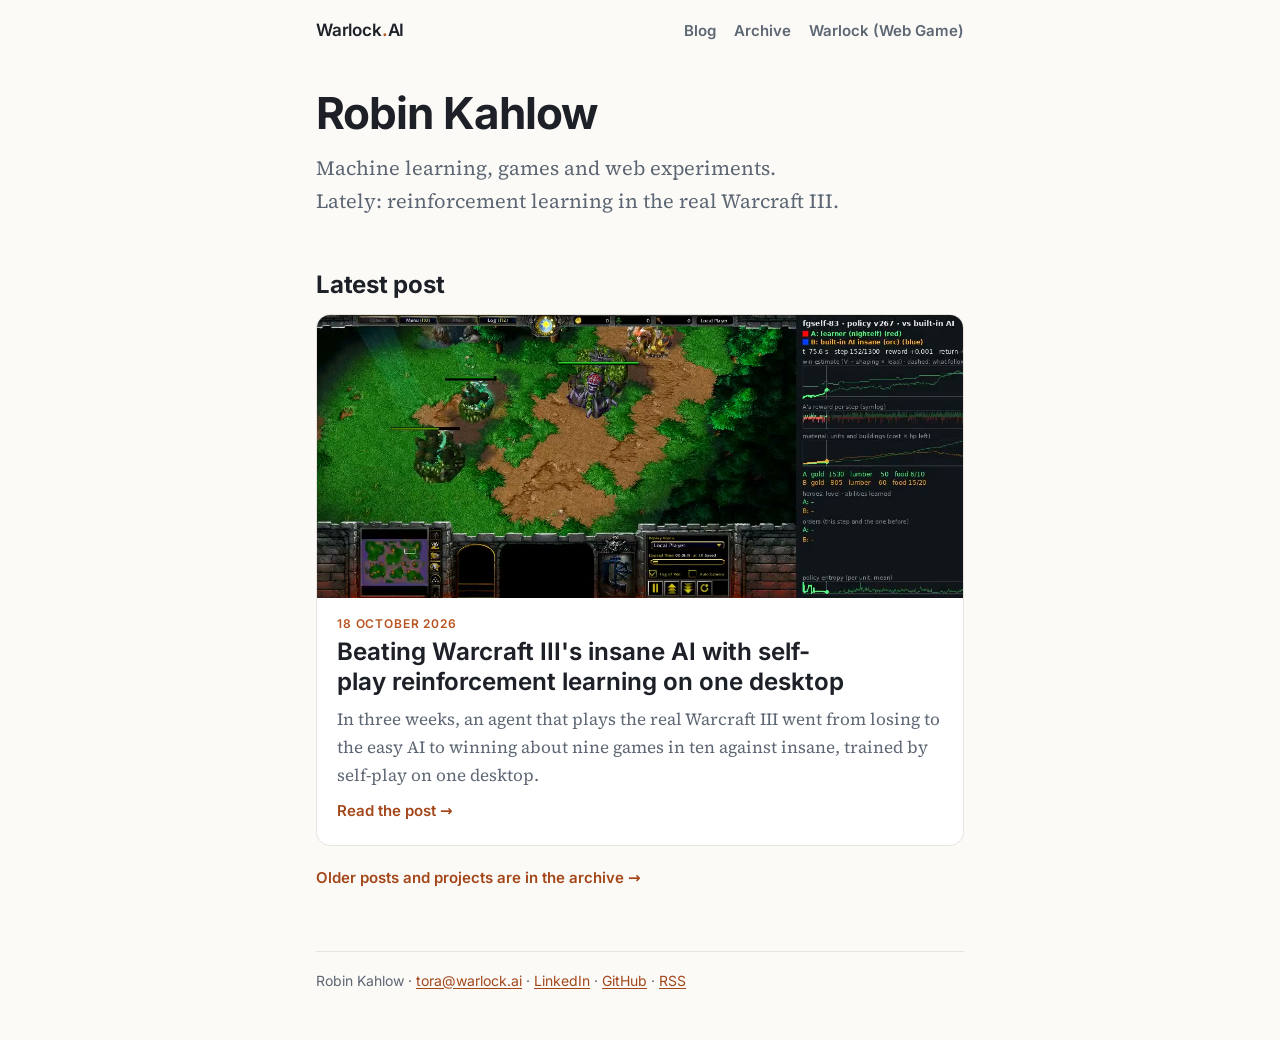
<file: index.html>
<!doctype html>
<html lang="en">
<head>
<meta charset="utf-8">
<meta name="viewport" content="width=device-width, initial-scale=1">
<title>Robin Kahlow · Warlock.AI</title>
<meta name="description" content="Robin Kahlow&#x27;s blog and projects: reinforcement learning in Warcraft III, machine learning tools and games.">
<meta name="author" content="Robin Kahlow">
<link rel="canonical" href="https://warlock.ai/">
<link rel="alternate" type="application/rss+xml" title="Warlock.AI" href="/feed.xml">
<link rel="preload" href="/assets/fonts/source-serif-4-latin-wght-normal.woff2" as="font" type="font/woff2" crossorigin>
<link rel="stylesheet" href="/assets/site.css">
</head>
<body>
<div class="wrap">
  <div class="site-nav">
    <a class="brand" href="/">Warlock<b>.</b>AI</a>
    <nav><a href="/">Blog</a><a href="/archive/">Archive</a><a href="https://play.warlock.ai">Warlock (Web Game)</a></nav>
  </div>
  <header>
    <h1>Robin Kahlow</h1>
    <p class="dek">Machine learning, games and web experiments. Lately: reinforcement learning in the real Warcraft III.</p>
  </header>

  <h2 id="posts">Latest post</h2>
  <a class="feature" href="/blog/warcraftsim-1/">
    <img src="/blog/warcraftsim-1/media/montage-poster.jpg" alt="The agent's army in a Warcraft III game, with its panel">
    <div class="body">
      <div class="date">18 October 2026</div>
      <h3>Beating Warcraft III&#x27;s insane AI with self-play reinforcement learning on one desktop</h3>
      <p>In three weeks, an agent that plays the real Warcraft III went from losing to the easy AI to winning about nine games in ten against insane, trained by self-play on one desktop.</p>
      <span class="more">Read the post →</span>
    </div>
  </a>

  <p class="more-link"><a href="/archive/">Older posts and projects are in the archive →</a></p>


  <footer>Robin Kahlow · <a href="mailto:tora@warlock.ai">tora@warlock.ai</a> · <a href="https://www.linkedin.com/in/robin-kahlow">LinkedIn</a> · <a href="https://github.com/RobinKa">GitHub</a> · <a href="/feed.xml">RSS</a></footer>
</div>
</body>
</html>
</file>
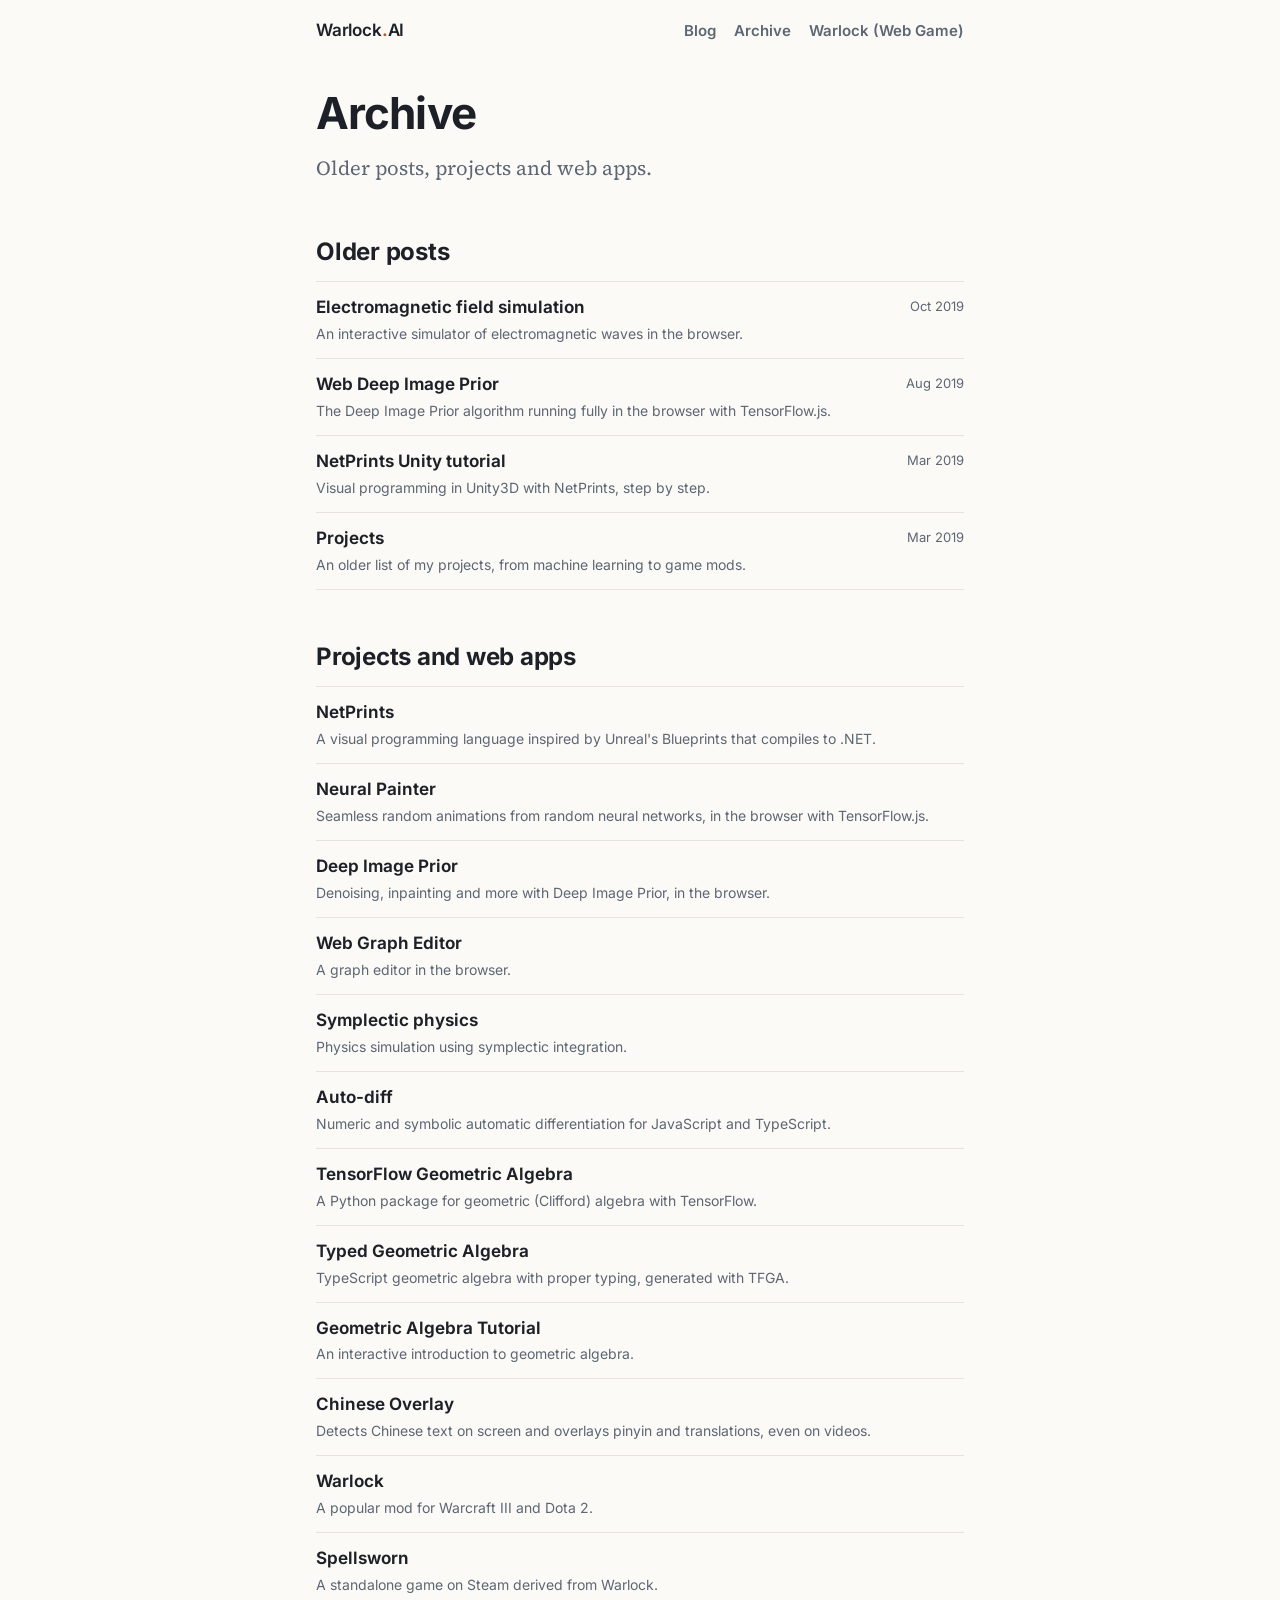
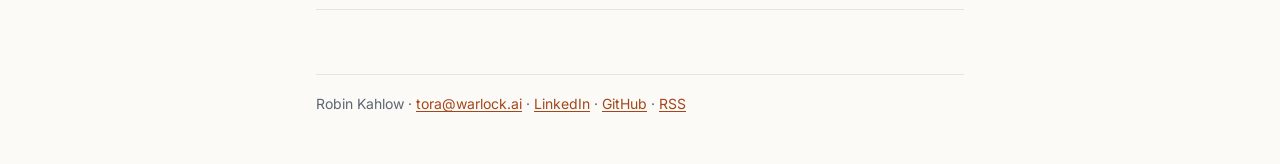
<file: archive/index.html>
<!doctype html>
<html lang="en">
<head>
<meta charset="utf-8">
<meta name="viewport" content="width=device-width, initial-scale=1">
<title>Archive · Warlock.AI</title>
<meta name="description" content="Robin Kahlow&#x27;s older posts, projects and web apps.">
<meta name="author" content="Robin Kahlow">
<link rel="canonical" href="https://warlock.ai/archive/">
<link rel="alternate" type="application/rss+xml" title="Warlock.AI" href="/feed.xml">
<link rel="preload" href="/assets/fonts/source-serif-4-latin-wght-normal.woff2" as="font" type="font/woff2" crossorigin>
<link rel="stylesheet" href="/assets/site.css">
</head>
<body>
<div class="wrap">
  <div class="site-nav">
    <a class="brand" href="/">Warlock<b>.</b>AI</a>
    <nav><a href="/">Blog</a><a href="/archive/">Archive</a><a href="https://play.warlock.ai">Warlock (Web Game)</a></nav>
  </div>
  <header>
    <h1>Archive</h1>
    <p class="dek">Older posts, projects and web apps.</p>
  </header>

  <h2>Older posts</h2>
  <ul class="list">
    <li><a class="t" href="https://cemsim.com">Electromagnetic field simulation</a><span class="y">Oct 2019</span><span class="d">An interactive simulator of electromagnetic waves in the browser.</span></li>
    <li><a class="t" href="/dip/">Web Deep Image Prior</a><span class="y">Aug 2019</span><span class="d">The Deep Image Prior algorithm running fully in the browser with TensorFlow.js.</span></li>
    <li><a class="t" href="/netprintsunity/">NetPrints Unity tutorial</a><span class="y">Mar 2019</span><span class="d">Visual programming in Unity3D with NetPrints, step by step.</span></li>
    <li><a class="t" href="/projects/">Projects</a><span class="y">Mar 2019</span><span class="d">An older list of my projects, from machine learning to game mods.</span></li>
  </ul>

  <h2>Projects and web apps</h2>
  <ul class="list">
    <li><a class="t" href="/netprints/">NetPrints</a><span class="y"></span><span class="d">A visual programming language inspired by Unreal&#x27;s Blueprints that compiles to .NET.</span></li>
    <li><a class="t" href="/painter/">Neural Painter</a><span class="y"></span><span class="d">Seamless random animations from random neural networks, in the browser with TensorFlow.js.</span></li>
    <li><a class="t" href="/deepimageprior/">Deep Image Prior</a><span class="y"></span><span class="d">Denoising, inpainting and more with Deep Image Prior, in the browser.</span></li>
    <li><a class="t" href="/graph/">Web Graph Editor</a><span class="y"></span><span class="d">A graph editor in the browser.</span></li>
    <li><a class="t" href="/symplectic/">Symplectic physics</a><span class="y"></span><span class="d">Physics simulation using symplectic integration.</span></li>
    <li><a class="t" href="/tadiff-frontend/">Auto-diff</a><span class="y"></span><span class="d">Numeric and symbolic automatic differentiation for JavaScript and TypeScript.</span></li>
    <li><a class="t" href="https://github.com/RobinKa/tfga">TensorFlow Geometric Algebra</a><span class="y"></span><span class="d">A Python package for geometric (Clifford) algebra with TensorFlow.</span></li>
    <li><a class="t" href="https://github.com/RobinKa/typed-ga">Typed Geometric Algebra</a><span class="y"></span><span class="d">TypeScript geometric algebra with proper typing, generated with TFGA.</span></li>
    <li><a class="t" href="https://geometricalgebratutorial.com">Geometric Algebra Tutorial</a><span class="y"></span><span class="d">An interactive introduction to geometric algebra.</span></li>
    <li><a class="t" href="https://github.com/RobinKa/Chinese-Overlay">Chinese Overlay</a><span class="y"></span><span class="d">Detects Chinese text on screen and overlays pinyin and translations, even on videos.</span></li>
    <li><a class="t" href="https://www.warlockbrawl.com/">Warlock</a><span class="y"></span><span class="d">A popular mod for Warcraft III and Dota 2.</span></li>
    <li><a class="t" href="https://www.spellsworn.com/">Spellsworn</a><span class="y"></span><span class="d">A standalone game on Steam derived from Warlock.</span></li>
  </ul>

  <footer>Robin Kahlow · <a href="mailto:tora@warlock.ai">tora@warlock.ai</a> · <a href="https://www.linkedin.com/in/robin-kahlow">LinkedIn</a> · <a href="https://github.com/RobinKa">GitHub</a> · <a href="/feed.xml">RSS</a></footer>
</div>
</body>
</html>
</file>
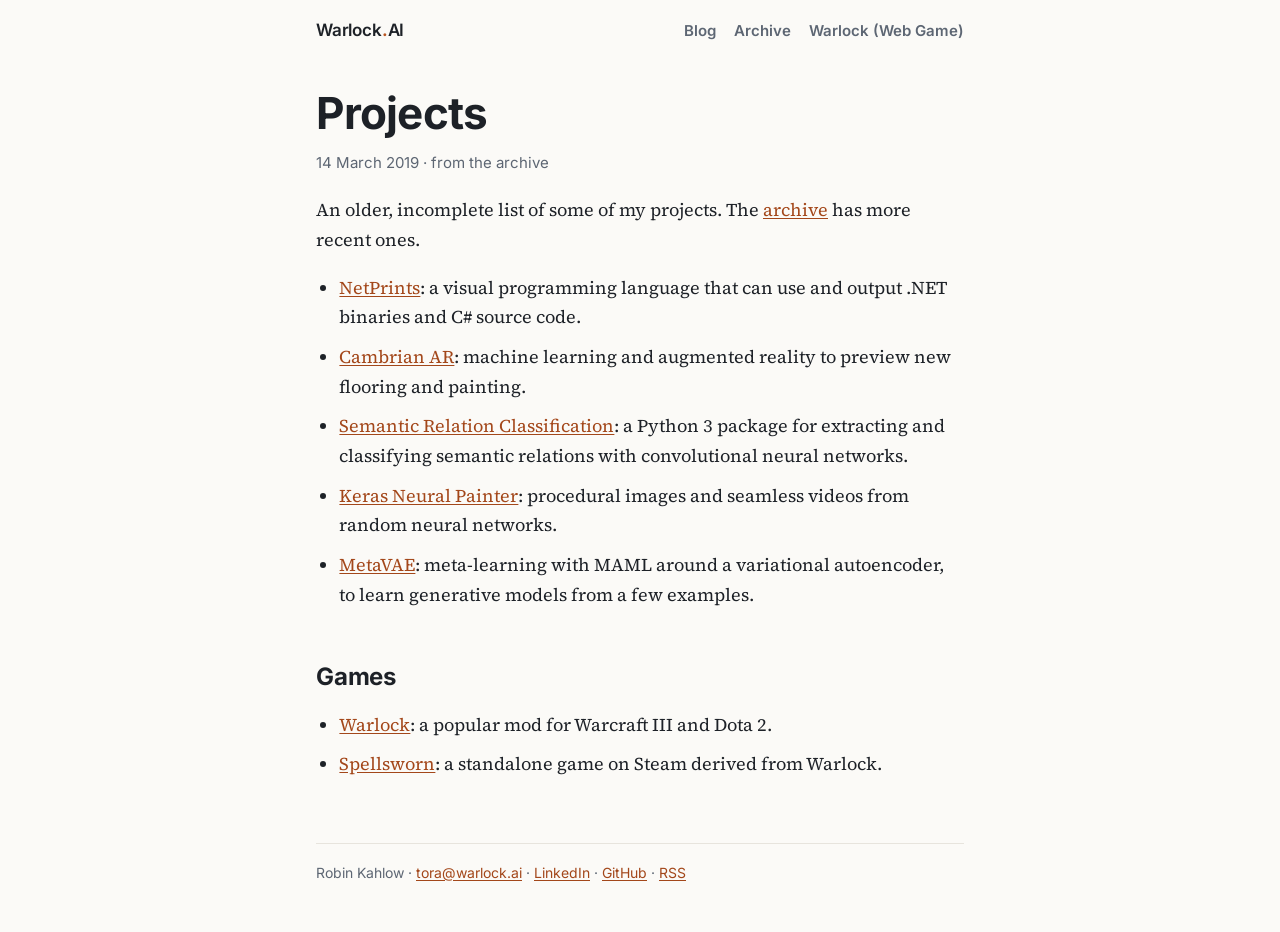
<file: projects/index.html>
<!doctype html>
<html lang="en">
<head>
<meta charset="utf-8">
<meta name="viewport" content="width=device-width, initial-scale=1">
<title>Projects · Warlock.AI</title>
<meta name="description" content="An older list of Robin Kahlow&#x27;s projects.">
<meta name="author" content="Robin Kahlow">
<link rel="canonical" href="https://warlock.ai/projects/">
<link rel="alternate" type="application/rss+xml" title="Warlock.AI" href="/feed.xml">
<link rel="preload" href="/assets/fonts/source-serif-4-latin-wght-normal.woff2" as="font" type="font/woff2" crossorigin>
<link rel="stylesheet" href="/assets/site.css">
</head>
<body>
<div class="wrap">
  <div class="site-nav">
    <a class="brand" href="/">Warlock<b>.</b>AI</a>
    <nav><a href="/">Blog</a><a href="/archive/">Archive</a><a href="https://play.warlock.ai">Warlock (Web Game)</a></nav>
  </div>
  <article class="post">
    <h1>Projects</h1>
    <p class="meta">14 March 2019 · from the archive</p>
    <p>An older, incomplete list of some of my projects. The <a href="/archive/">archive</a> has more recent ones.</p>
    <ul>
      <li><a href="/netprints/">NetPrints</a>: a visual programming language that can use and output .NET binaries and C# source code.</li>
      <li><a href="http://www.cambrian.io/">Cambrian AR</a>: machine learning and augmented reality to preview new flooring and painting.</li>
      <li><a href="https://github.com/RobinKa/SemanticRelationClassification">Semantic Relation Classification</a>: a Python 3 package for extracting and classifying semantic relations with convolutional neural networks.</li>
      <li><a href="https://github.com/RobinKa/kerasneuralpainter">Keras Neural Painter</a>: procedural images and seamless videos from random neural networks.</li>
      <li><a href="https://github.com/RobinKa/MetaVAE">MetaVAE</a>: meta-learning with MAML around a variational autoencoder, to learn generative models from a few examples.</li>
    </ul>
    <h2>Games</h2>
    <ul>
      <li><a href="https://www.warlockbrawl.com/">Warlock</a>: a popular mod for Warcraft III and Dota 2.</li>
      <li><a href="https://www.spellsworn.com/">Spellsworn</a>: a standalone game on Steam derived from Warlock.</li>
    </ul>
  </article>
  <footer>Robin Kahlow · <a href="mailto:tora@warlock.ai">tora@warlock.ai</a> · <a href="https://www.linkedin.com/in/robin-kahlow">LinkedIn</a> · <a href="https://github.com/RobinKa">GitHub</a> · <a href="/feed.xml">RSS</a></footer>
</div>
</body>
</html>
</file>
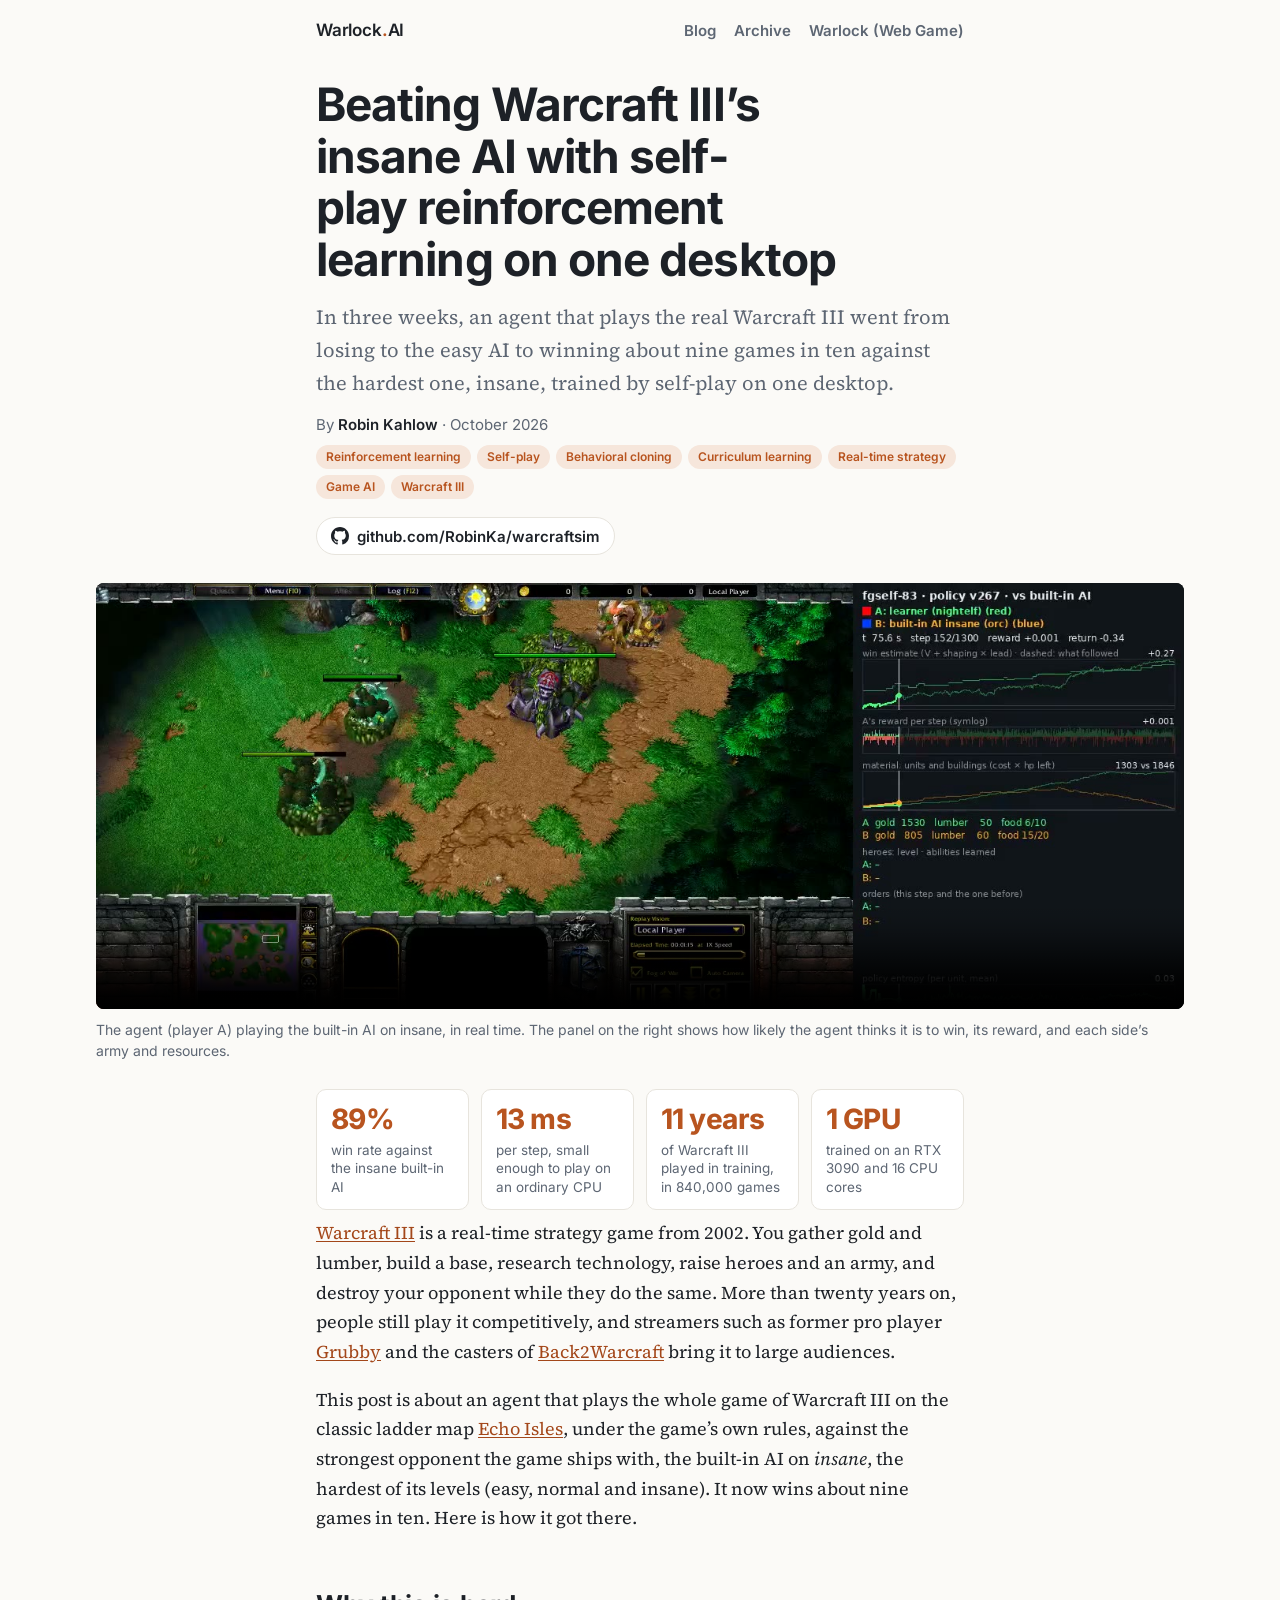
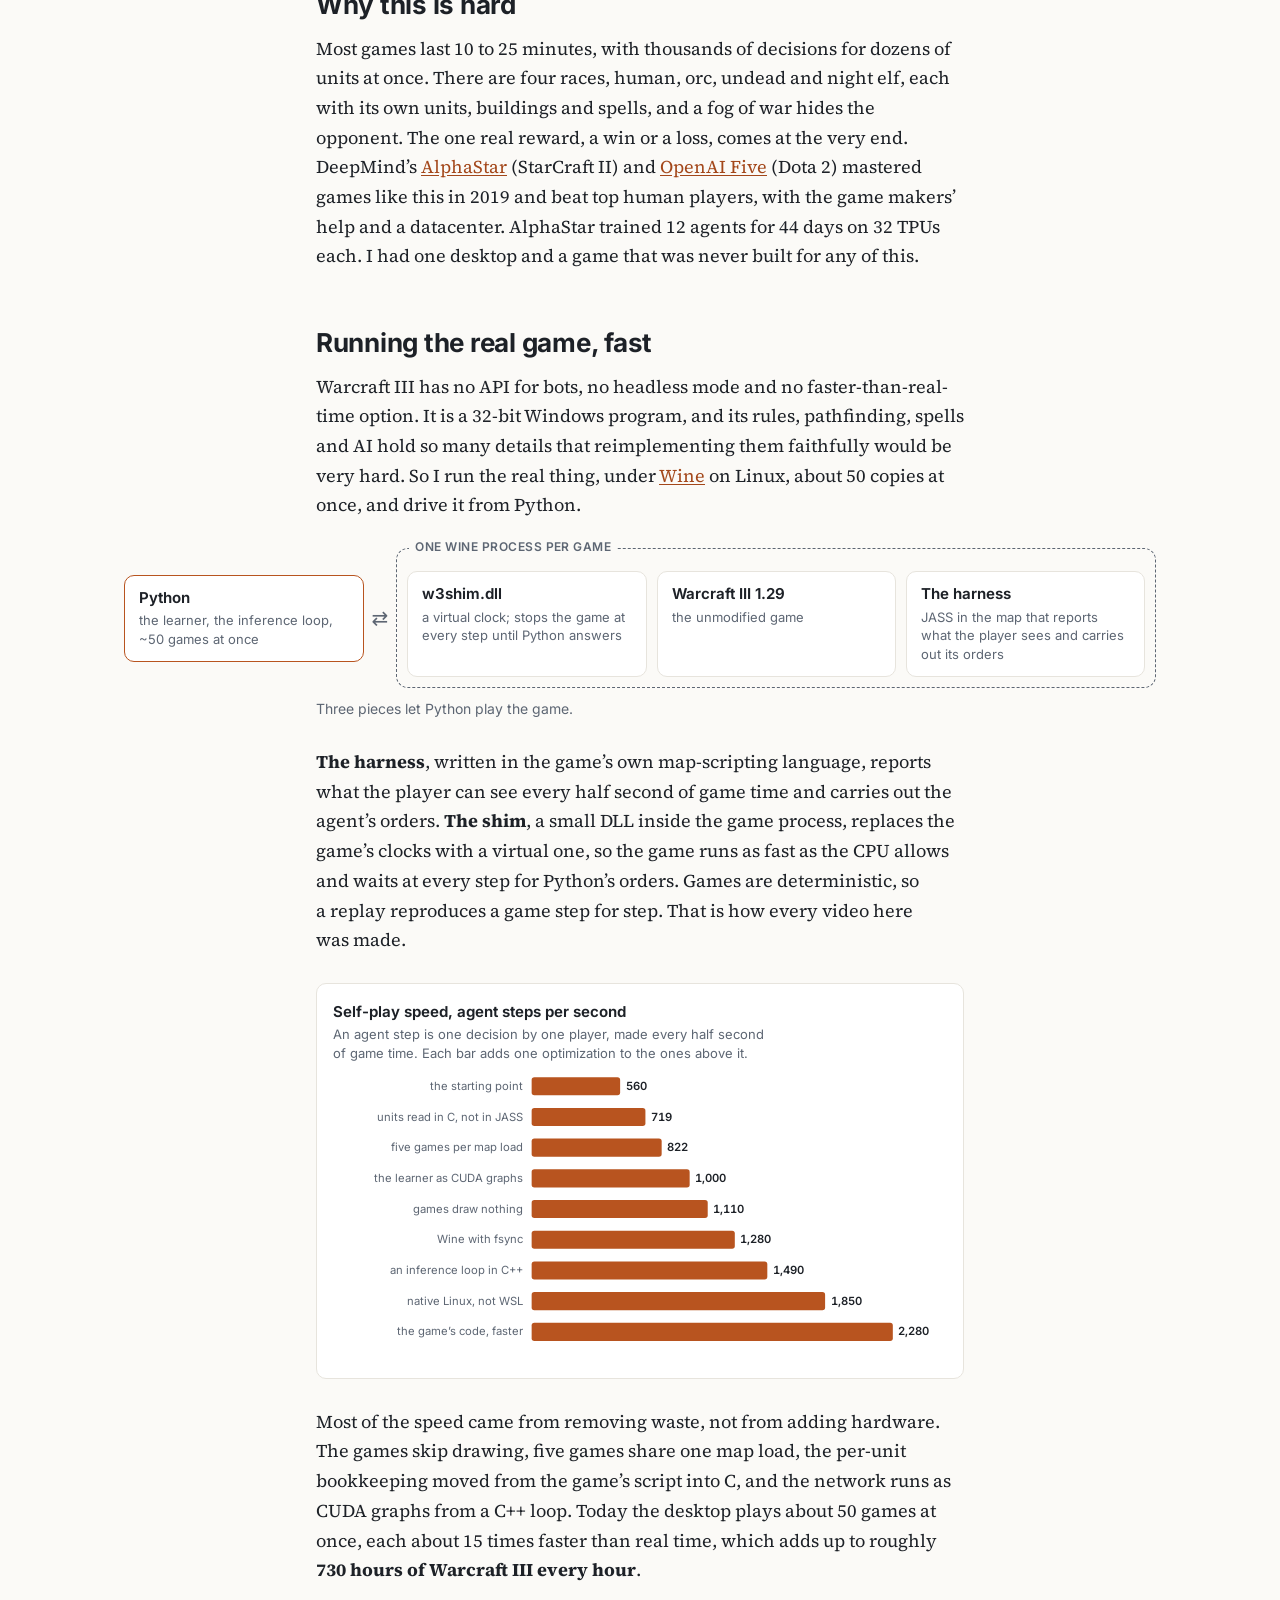
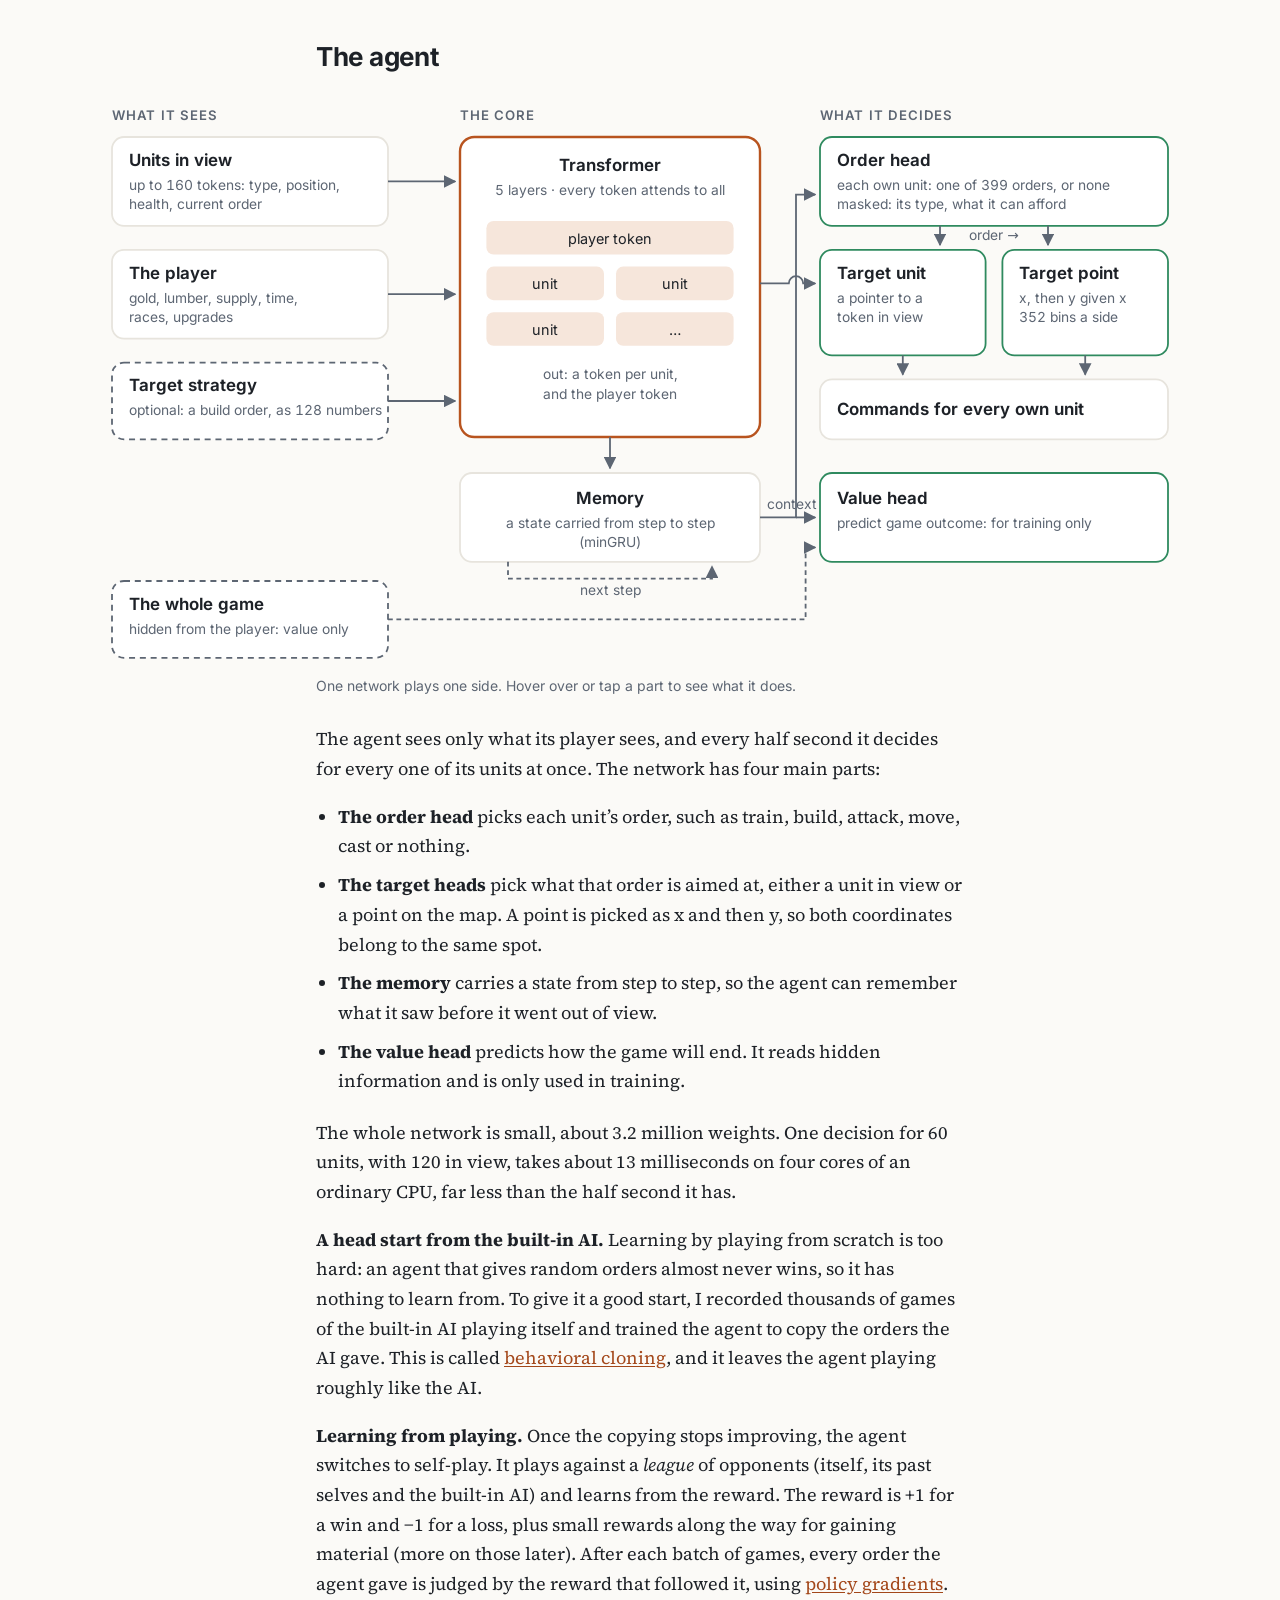
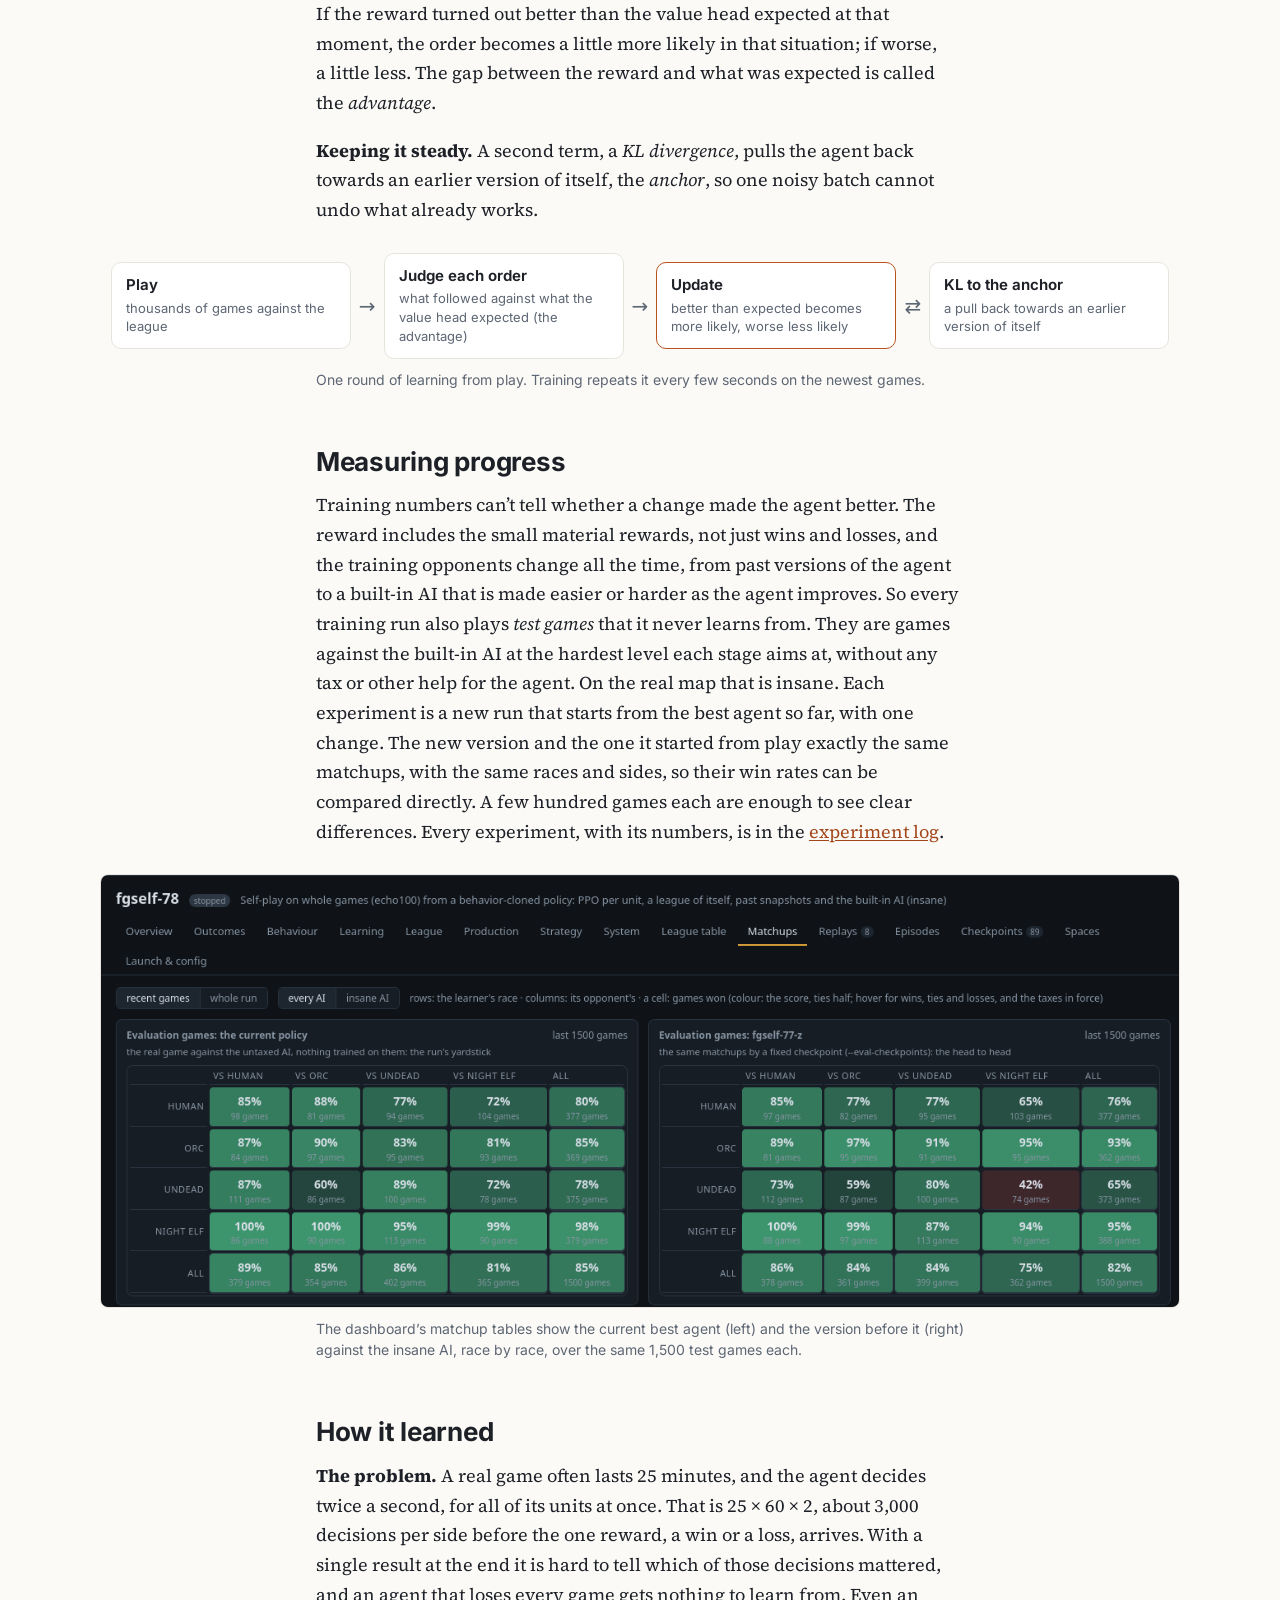
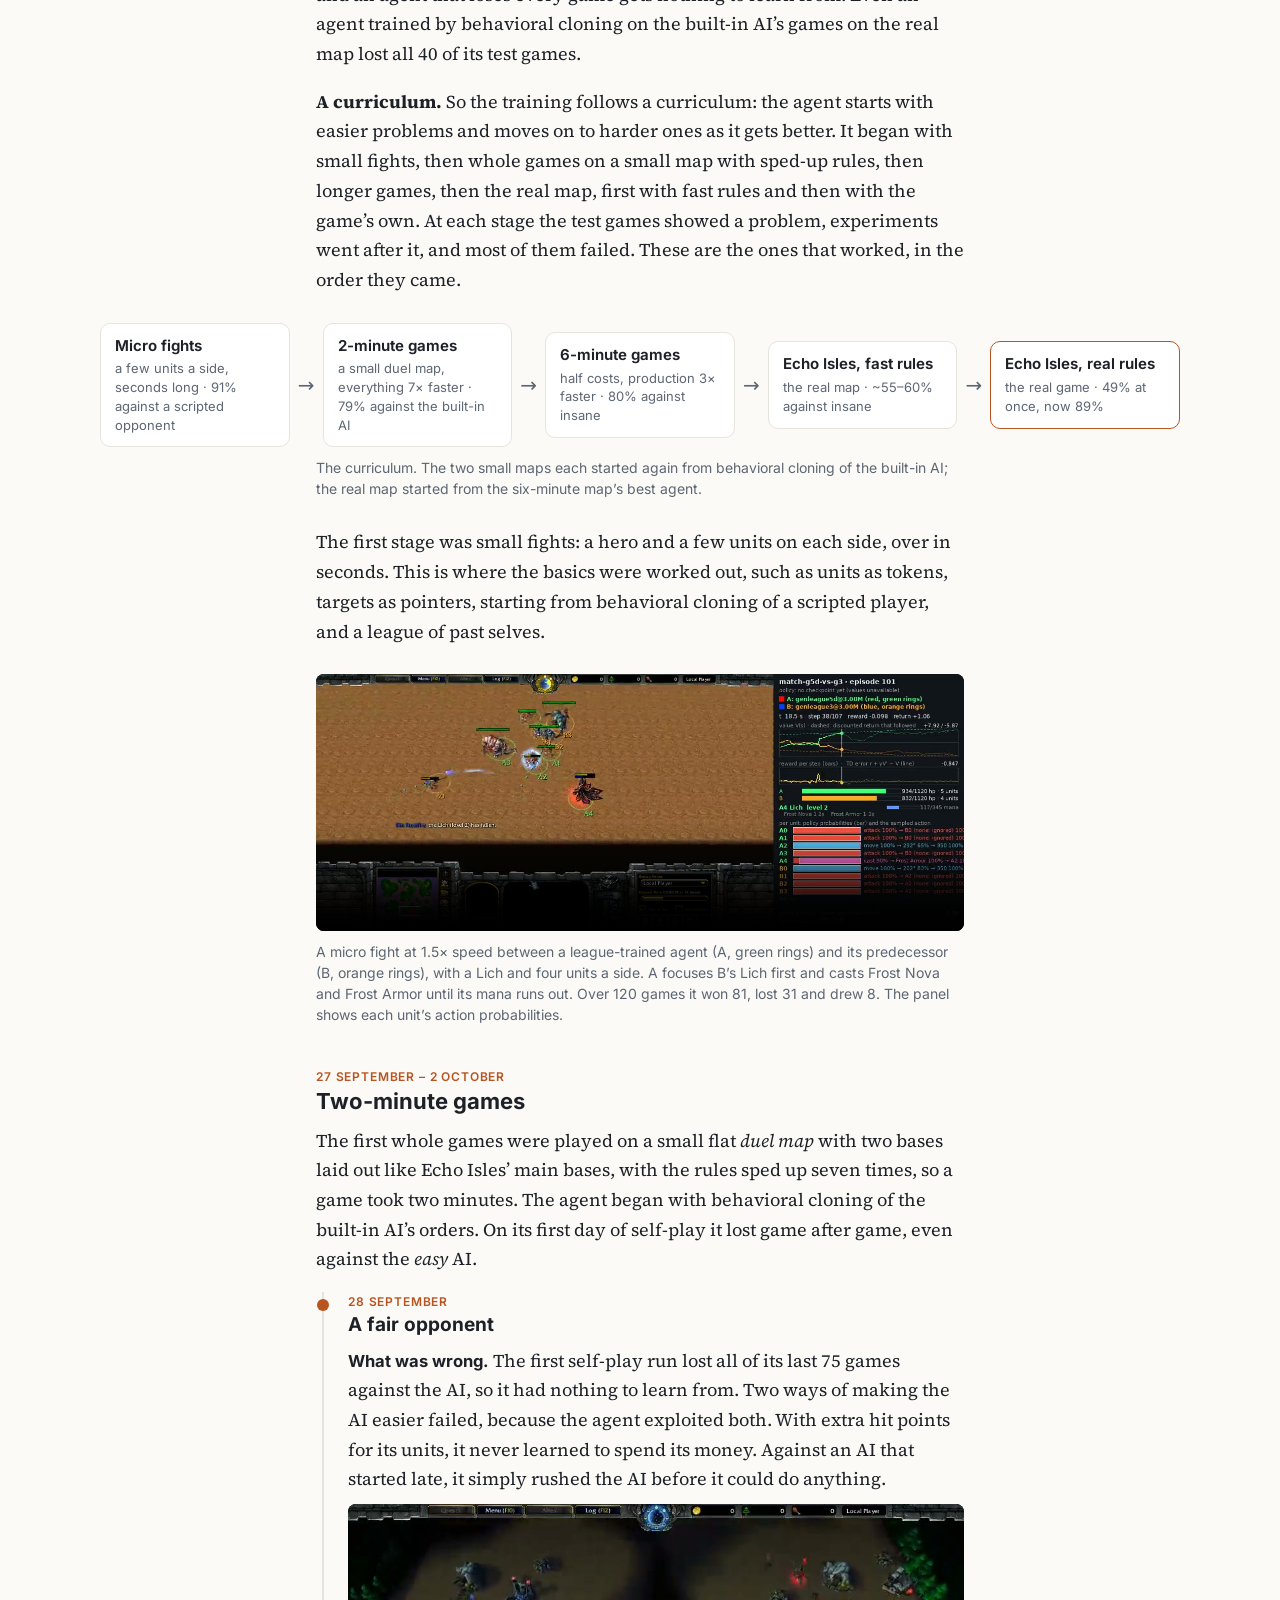
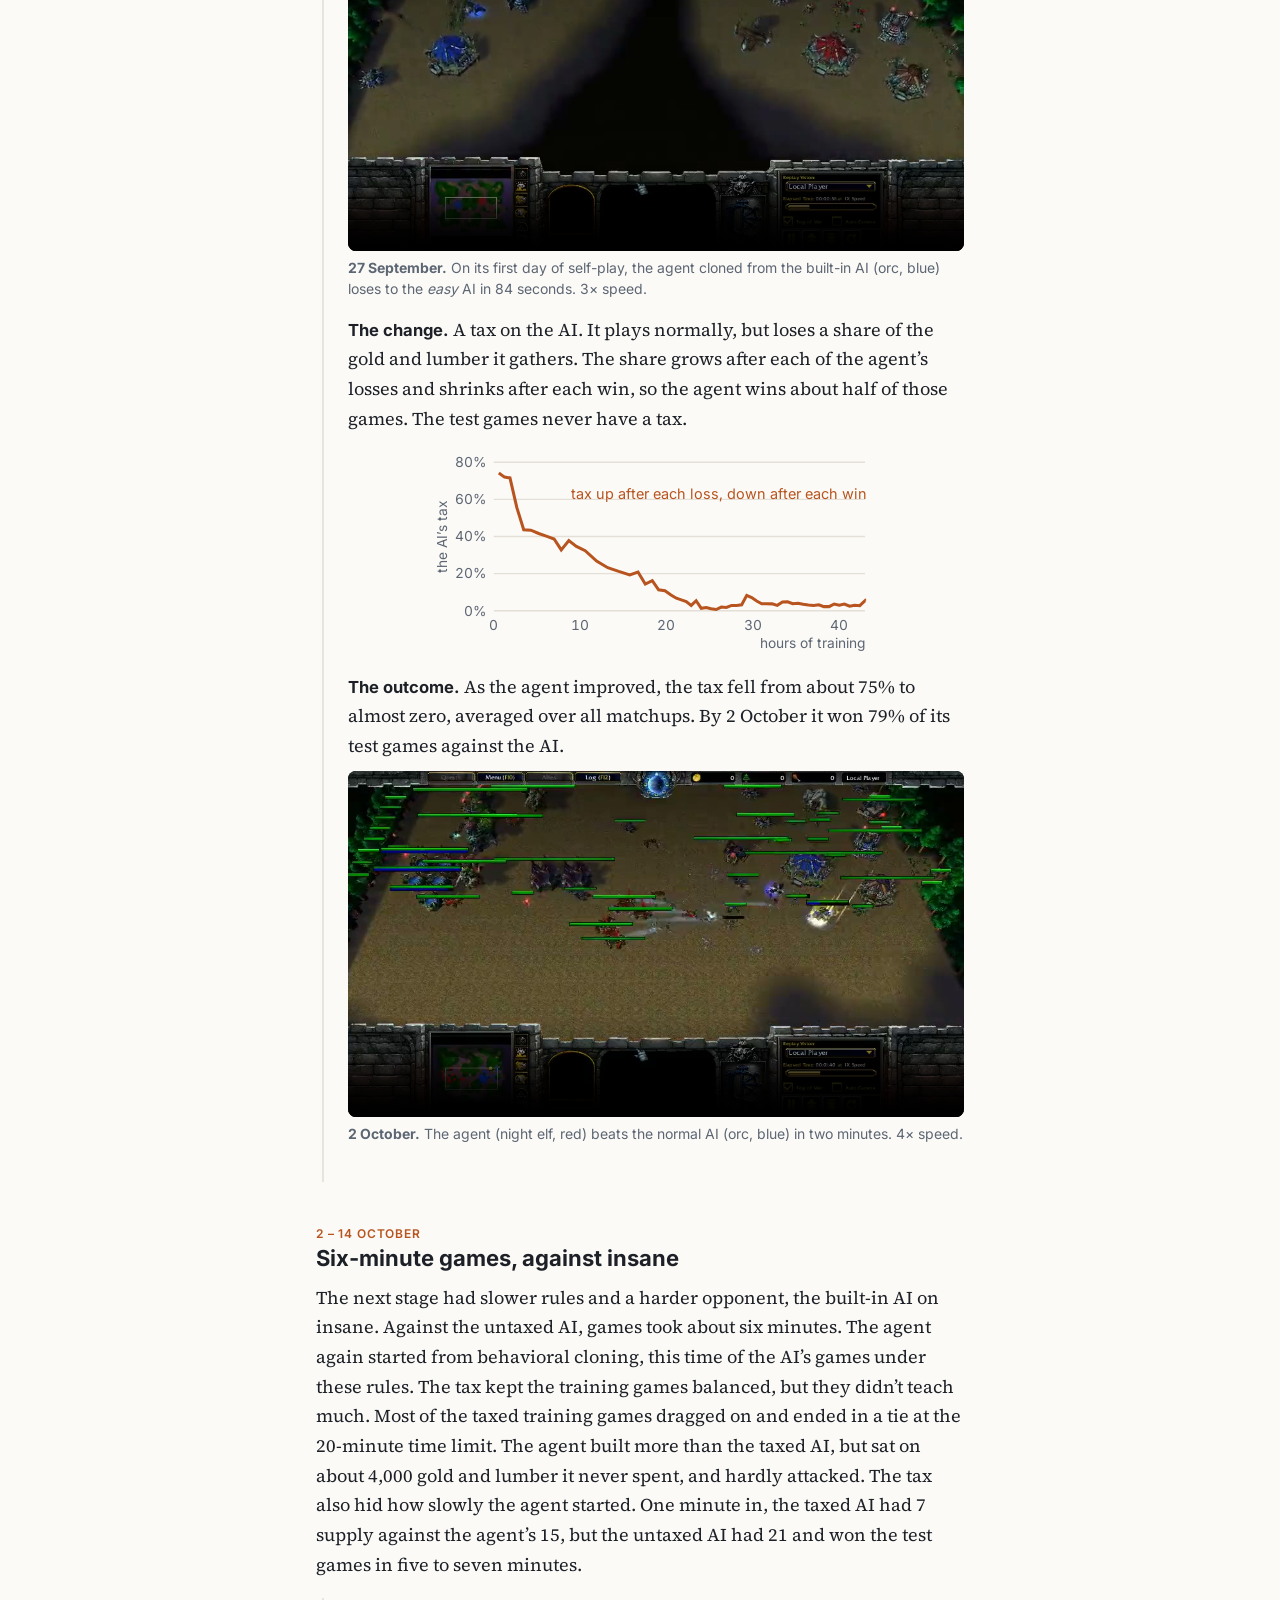
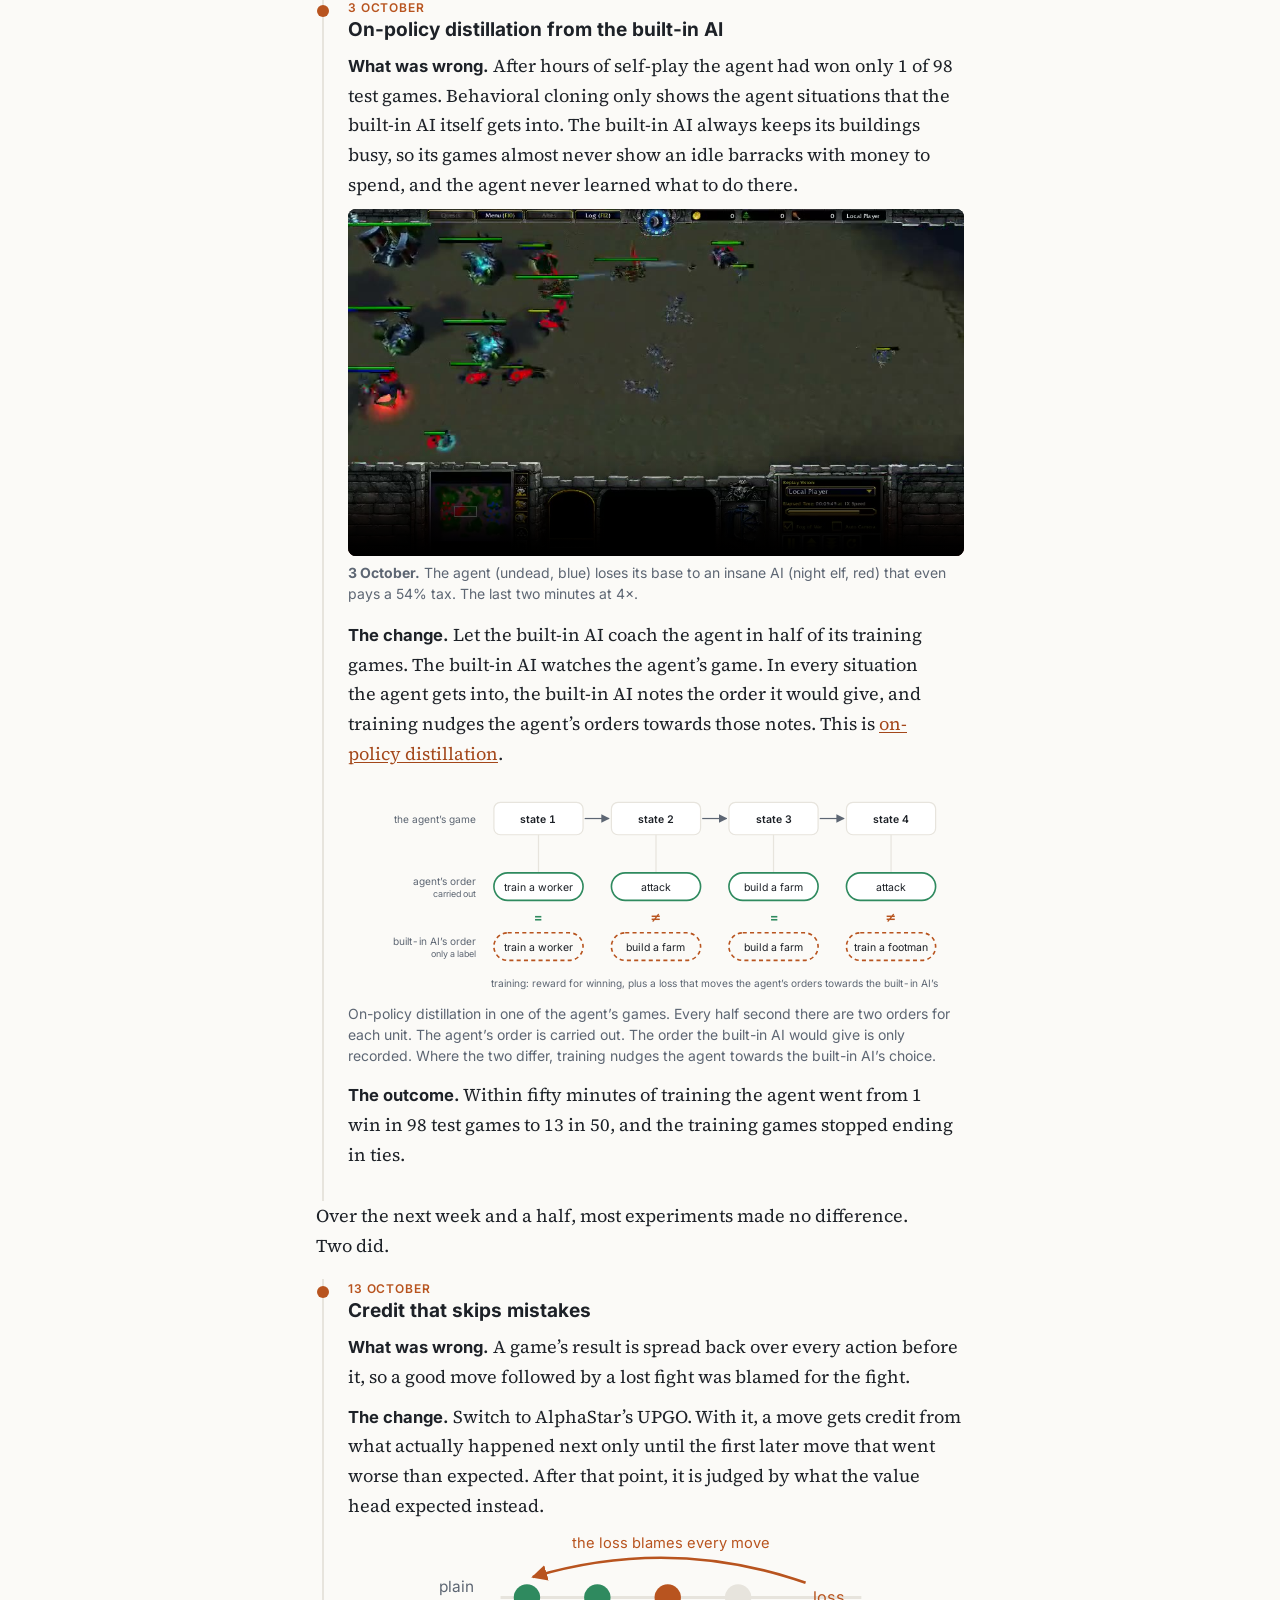
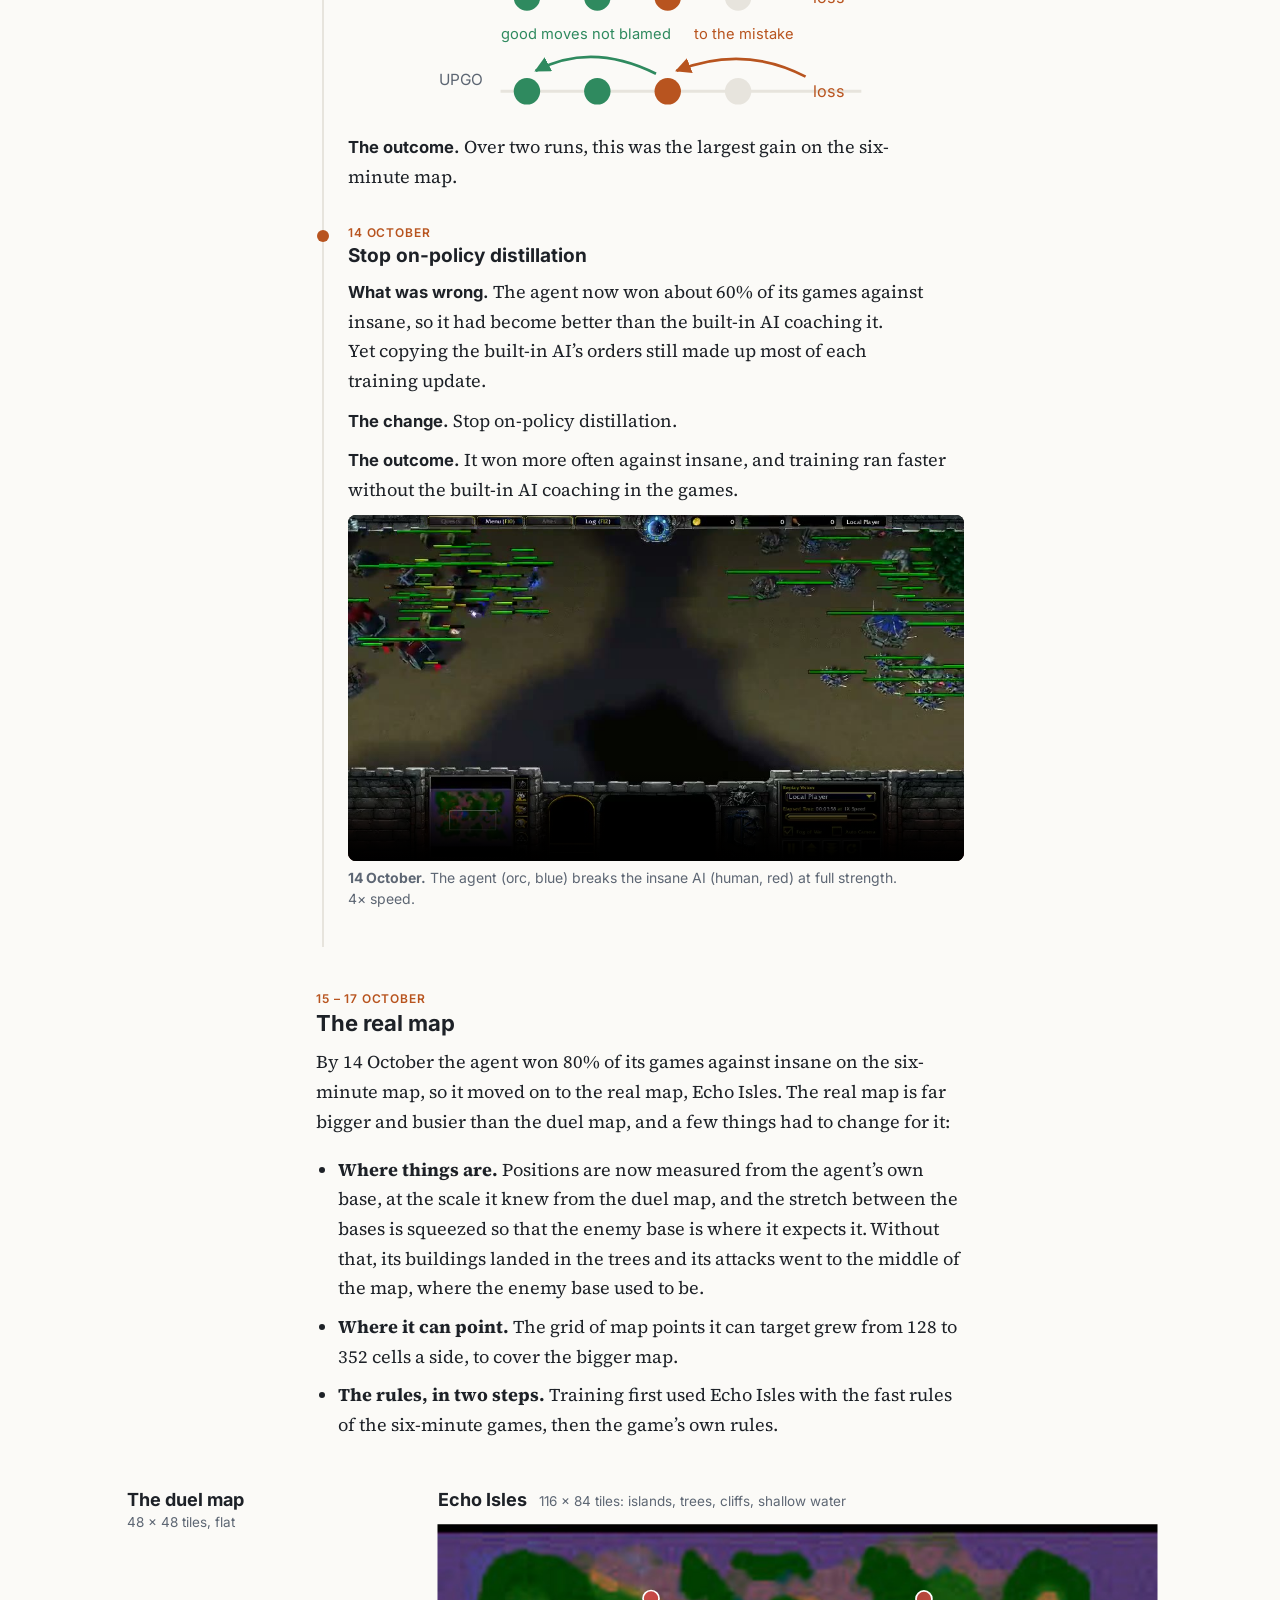
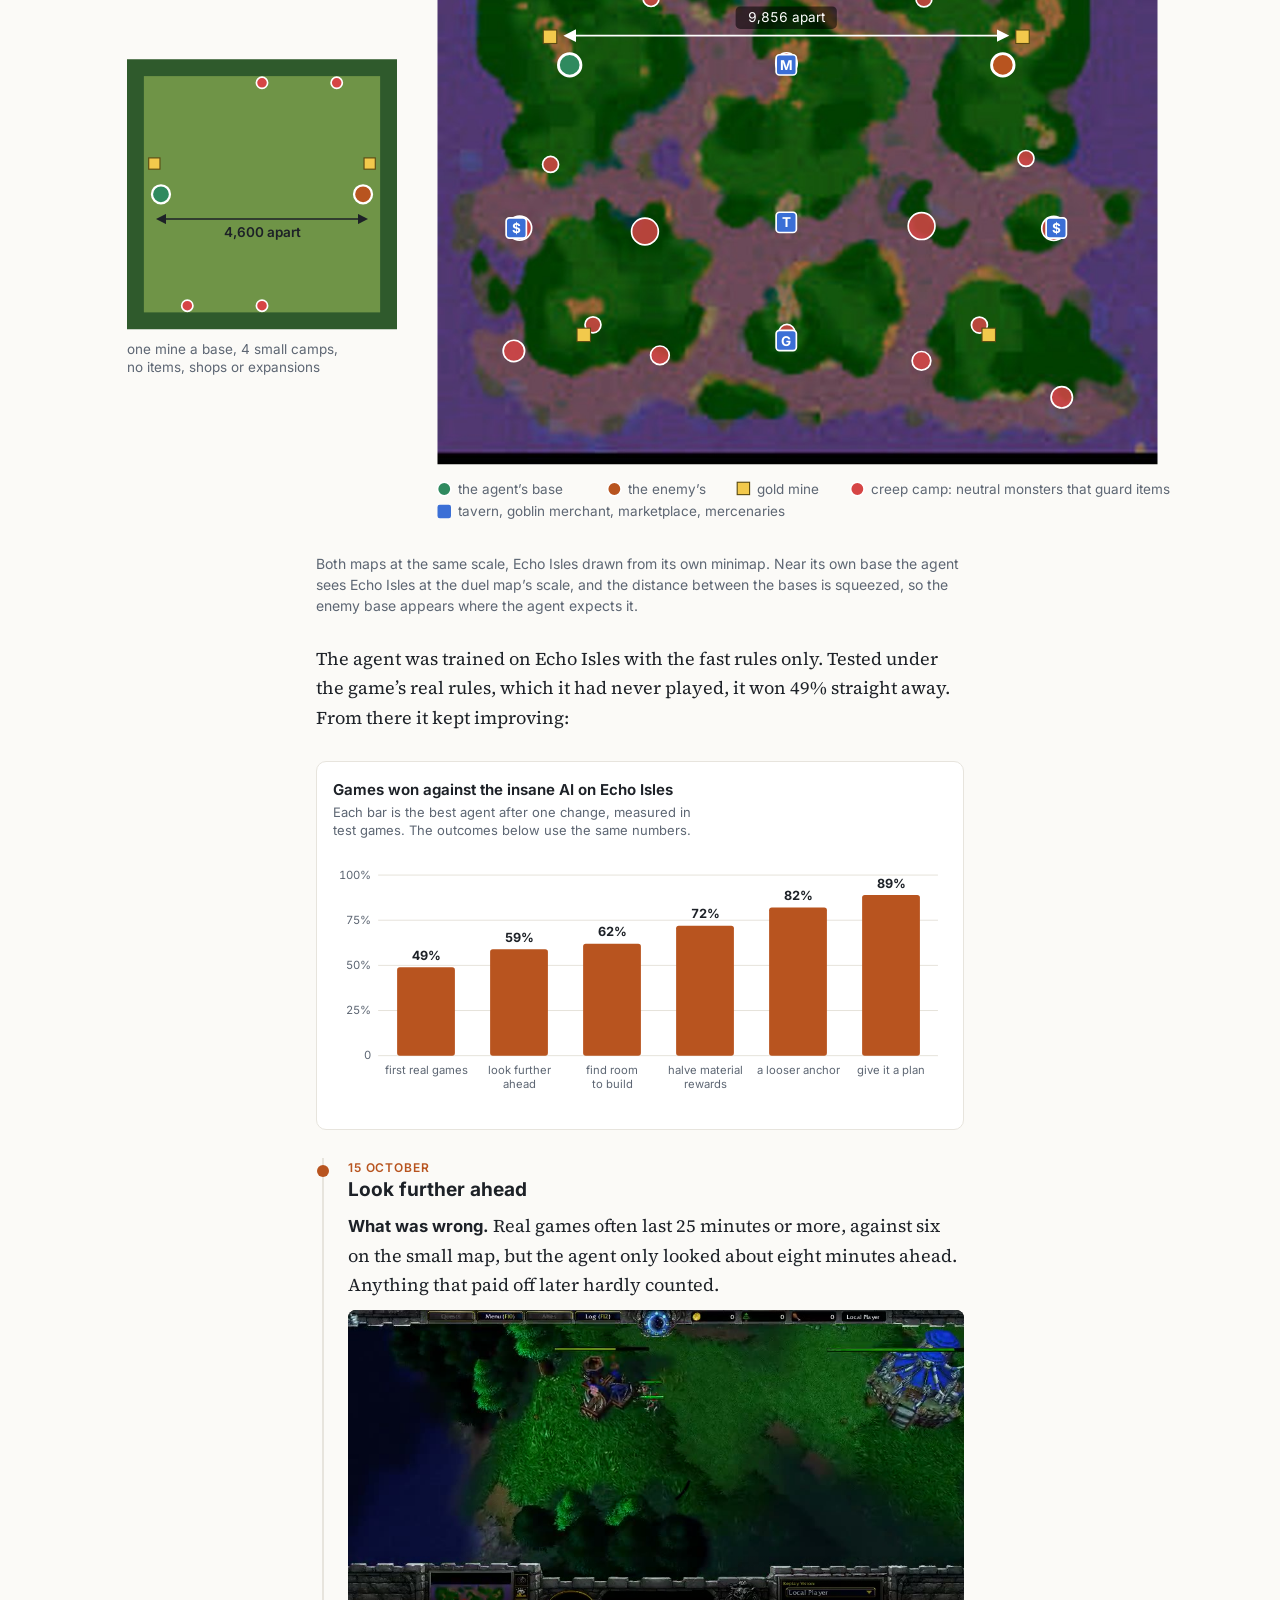
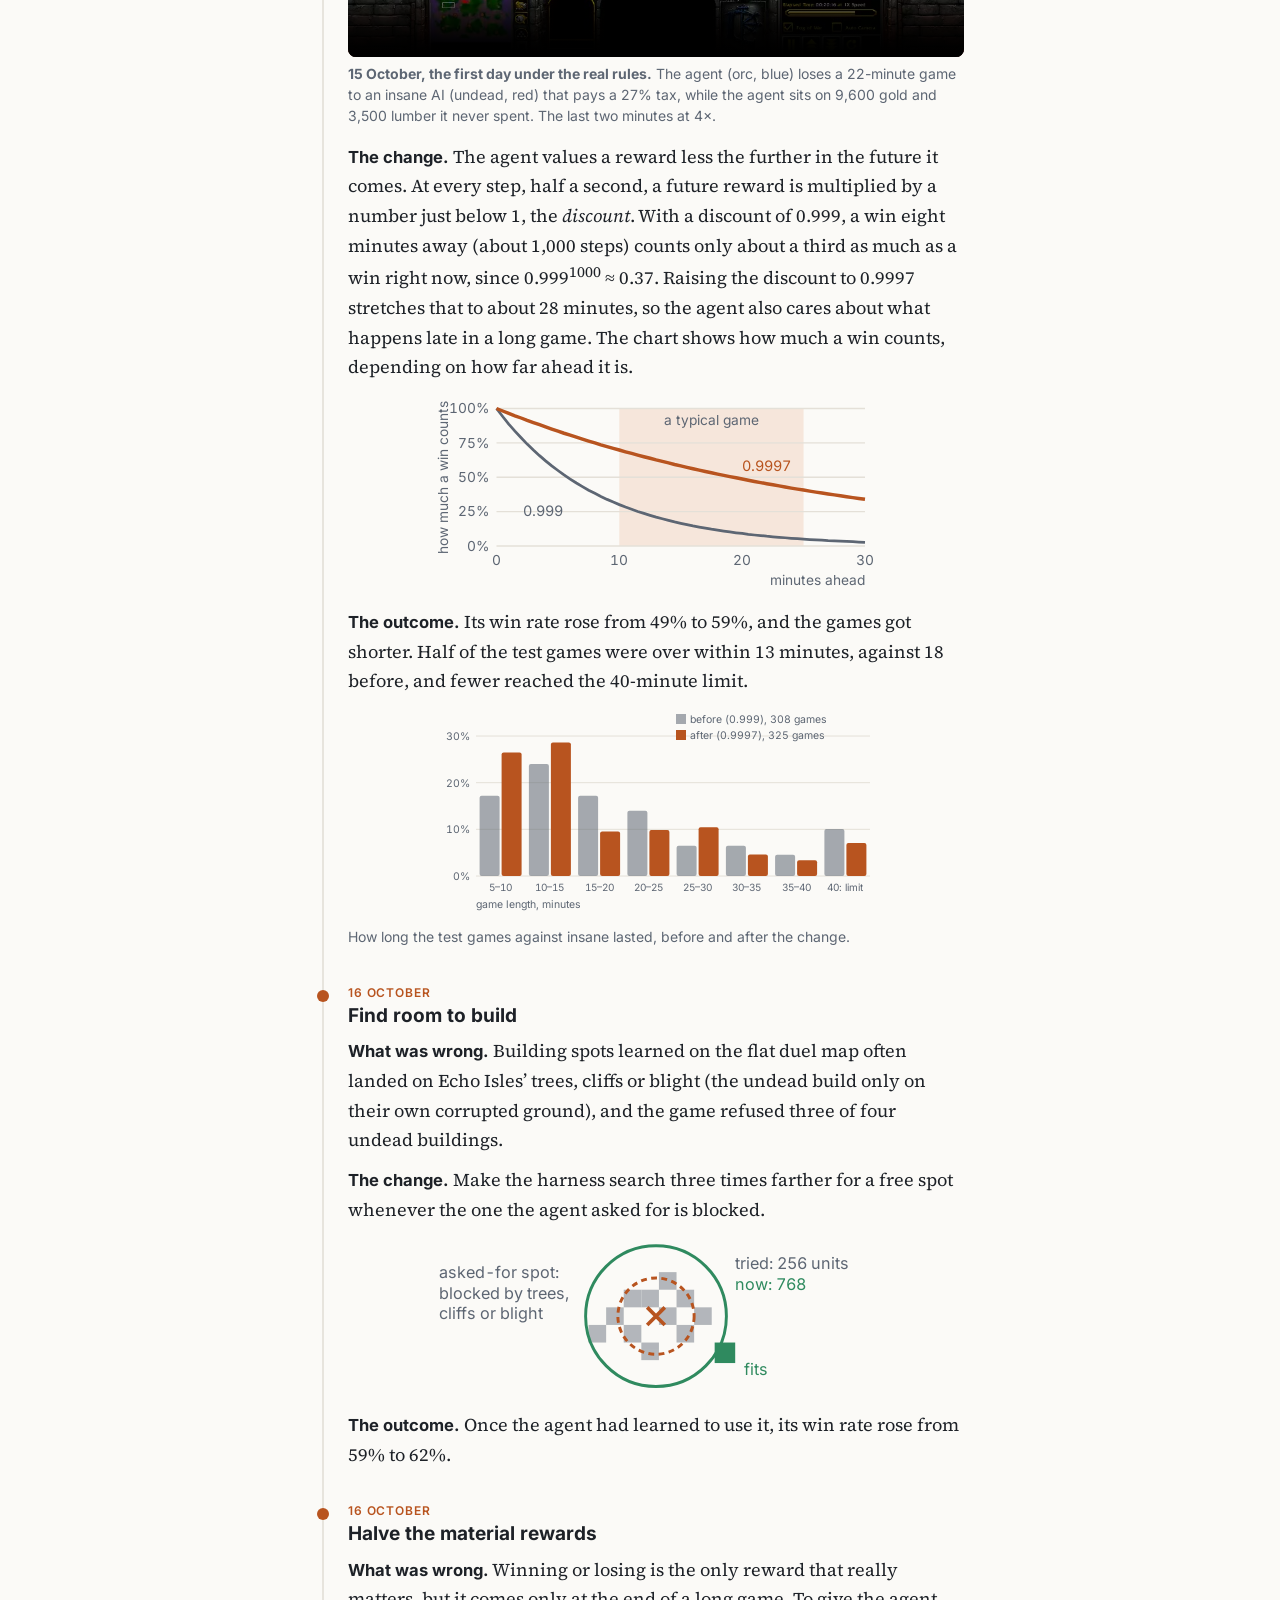
<file: blog/warcraftsim-1/index.html>
<!doctype html>
<html lang="en">
<head>
<meta charset="utf-8">
<meta name="viewport" content="width=device-width, initial-scale=1">
<meta name="keywords" content="Reinforcement learning, Self-play, Behavioral cloning, Curriculum learning, Real-time strategy, Game AI, Warcraft III">
<meta name="author" content="Robin Kahlow">
<title>Beating Warcraft III’s insane AI with self-play reinforcement learning on one desktop</title>
<meta name="description" content="In three weeks, an agent that plays the real Warcraft III went from losing to the easy AI to winning about nine games in ten against insane, trained by self-play on one desktop.">
<meta property="og:type" content="article">
<meta property="og:title" content="Beating Warcraft III's insane AI with self-play reinforcement learning on one desktop">
<meta property="og:description" content="In three weeks, an agent that plays the real Warcraft III went from losing to the easy AI to winning about nine games in ten against insane, trained by self-play on one desktop.">
<meta property="og:url" content="https://warlock.ai/blog/warcraftsim-1/">
<meta property="og:image" content="https://warlock.ai/blog/warcraftsim-1/media/montage-poster.jpg">
<meta name="twitter:card" content="summary_large_image">
<link rel="canonical" href="https://warlock.ai/blog/warcraftsim-1/">
<link rel="preload" href="/assets/fonts/source-serif-4-latin-wght-normal.woff2" as="font" type="font/woff2" crossorigin>
<link rel="preload" href="/assets/fonts/inter-latin-wght-normal.woff2" as="font" type="font/woff2" crossorigin>
<link rel="stylesheet" href="/assets/fonts/fonts.css">
<style>
  :root {
    --bg: #fbfaf7; --fg: #1d2127; --muted: #5d6673; --faint: #e7e4dd; --card: #ffffff;
    --accent: #b8541f; --accent-soft: #f6e6db; --good: #2f8a5f; --link: #a3471a;
    --chart-bar: #b8541f; --chart-bar-2: #d9a07c; --chart-grid: #e4e0d8;
    --mono: ui-monospace, "SF Mono", Menlo, Consolas, monospace;
    --sans: "Inter", system-ui, -apple-system, "Segoe UI", Roboto, "Helvetica Neue", Arial, sans-serif;
    --serif: "Source Serif 4", Charter, "Bitstream Charter", "Iowan Old Style", Georgia, serif;
  }
  @media (prefers-color-scheme: dark) {
    :root:not([data-theme="light"]) {
      --bg: #14161a; --fg: #e6e3dc; --muted: #9aa3ae; --faint: #2a2e35; --card: #1b1e23;
      --accent: #e08a52; --accent-soft: #3a2a20; --good: #5cc28f; --link: #f0a070;
      --chart-bar: #e08a52; --chart-bar-2: #8e5c3c; --chart-grid: #2c3037;
    }
  }
  :root[data-theme="dark"] {
    --bg: #14161a; --fg: #e6e3dc; --muted: #9aa3ae; --faint: #2a2e35; --card: #1b1e23;
    --accent: #e08a52; --accent-soft: #3a2a20; --good: #5cc28f; --link: #f0a070;
    --chart-bar: #e08a52; --chart-bar-2: #8e5c3c; --chart-grid: #2c3037;
  }
  * { box-sizing: border-box; }
  html { -webkit-text-size-adjust: 100%; }
  body { margin: 0; background: var(--bg); color: var(--fg); font: 18px/1.65 var(--serif); font-kerning: normal; text-rendering: optimizeLegibility; -webkit-font-smoothing: antialiased; }
  p, li, figcaption { text-wrap: pretty; }
  h1, h2, h3, h4, .dek, .sub, .title { text-wrap: balance; }
  .stats b, .res, .when, .tags, svg text, .chart { font-variant-numeric: tabular-nums lining-nums; }
  a { color: var(--link); text-underline-offset: 2px; }
  .wrap { max-width: 680px; margin: 0 auto; padding: 0 16px; }
  .wide { max-width: 1120px; margin: 0 auto; padding: 0 16px; }
  header { padding: 8px 0 24px; }
  .site-nav { display: flex; align-items: center; justify-content: space-between; gap: 16px; padding-top: 22px; padding-bottom: 0; font: 600 15px/1 var(--sans); }
  .site-nav .brand { color: var(--fg); text-decoration: none; letter-spacing: -.01em; font-size: 17px; }
  .site-nav .brand b { color: var(--accent); }
  .site-nav nav { display: flex; gap: 18px; }
  .site-nav nav a { color: var(--muted); text-decoration: none; }
  .site-nav nav a:hover { color: var(--link); }
  .kicker { font: 600 13px/1 var(--sans); letter-spacing: .08em; text-transform: uppercase; color: var(--accent); }
  h1 { font: 700 clamp(30px, 5vw, 46px)/1.12 var(--sans); letter-spacing: -.02em; margin: 40px 0 16px; }
  .dek { font-size: 20px; color: var(--muted); margin: 0; }
  .links { margin: 18px 0 0; font: 600 15px/1 var(--sans); }
  .links a { display: inline-flex; align-items: center; gap: 8px; padding: 9px 14px; border: 1px solid var(--faint); border-radius: 999px; background: var(--card); color: var(--fg); text-decoration: none; }
  .links a:hover { border-color: var(--accent); color: var(--link); }
  .cite { position: relative; margin: 0 0 18px; }
  .cite pre { margin: 0; padding: 14px 16px; background: var(--card); border: 1px solid var(--faint); border-radius: 10px; overflow-x: auto; font: 13.5px/1.55 var(--mono); color: var(--fg); }
  .cite code { background: none; padding: 0; border-radius: 0; font: inherit; }
  .cite .copy { position: absolute; top: 8px; right: 8px; font: 600 12px/1 var(--sans); padding: 6px 10px; border: 1px solid var(--faint); border-radius: 999px; background: var(--bg); color: var(--muted); cursor: pointer; }
  .cite .copy:hover { color: var(--link); border-color: var(--accent); }
  .toc { display: none; }
  @media (min-width: 1460px) {
    .toc { display: block; position: fixed; top: 96px; left: max(16px, calc(50vw - 540px - 196px)); width: 176px; max-height: calc(100vh - 128px); overflow-y: auto;
           font: 13.5px/1.4 var(--sans); opacity: 0; pointer-events: none; transition: opacity .25s; }
    .toc.on { opacity: 1; pointer-events: auto; }
    .toc p { font: 600 11px/1 var(--sans); letter-spacing: .08em; text-transform: uppercase; color: var(--muted); margin: 0 0 10px; }
    .toc ul { list-style: none; margin: 0; padding: 0; }
    .toc li { margin: 0; }
    .toc ul ul { margin: 2px 0 4px 10px; padding-left: 8px; border-left: 1px solid var(--faint); font-size: 12.5px; }
    .toc a { display: block; padding: 4px 0; color: var(--muted); text-decoration: none; }
    .toc a:hover { color: var(--fg); }
    .toc a.current { color: var(--accent); font-weight: 600; }
  }
  html { scroll-behavior: smooth; }
  h2[id], h3[id] { scroll-margin-top: 24px; }
  .scroll-hint { display: none; }
  @media (max-width: 640px) {
    .scroll { overflow-x: auto; -webkit-overflow-scrolling: touch; overscroll-behavior-x: contain; }
    .arch .scroll svg { min-width: 760px; }
    figure.opd .scroll svg { min-width: 600px; }
    .maps .scroll svg { min-width: 760px; }
    figure.chart .scroll svg { min-width: 540px; }
    figure.mini .scroll svg { min-width: 360px; }
    .scroll-hint { display: block; font: 12px/1.4 var(--sans); color: var(--muted); margin: 4px 0 0; }
  }
  .links.contact { display: flex; flex-wrap: wrap; gap: 10px; }
  .tags { margin: 10px 0 0; display: flex; flex-wrap: wrap; gap: 6px; }
  .tags span { font: 600 12px/1 var(--sans); color: var(--accent); background: var(--accent-soft); border-radius: 999px; padding: 6px 10px; }
  .byline { margin: 14px 0 0; font: 15px/1.4 var(--sans); color: var(--muted); }
  .byline a { color: var(--fg); font-weight: 600; text-decoration: none; }
  .byline a:hover { color: var(--link); }
  h2 { font: 700 26px/1.25 var(--sans); letter-spacing: -.01em; margin: 56px 0 12px; }
  h3 { font: 650 19px/1.35 var(--sans); margin: 32px 0 6px; }
  p { margin: 0 0 18px; }
  figure { margin: 28px 0; }
  figcaption { font: 14px/1.5 var(--sans); color: var(--muted); margin-top: 10px; }
  video, img { width: 100%; height: auto; display: block; border-radius: 8px; background: #000; }
  img.shot { background: transparent; border: 1px solid var(--faint); }
  .stats { display: grid; grid-template-columns: repeat(4, 1fr); gap: 12px; margin: 28px 0 8px; }
  .stat { background: var(--card); border: 1px solid var(--faint); border-radius: 10px; padding: 14px 14px 12px; }
  .stat b { display: block; font: 750 28px/1.1 var(--sans); color: var(--accent); letter-spacing: -.02em; }
  .stat span { display: block; font: 13.5px/1.4 var(--sans); color: var(--muted); margin-top: 6px; }
  @media (max-width: 760px) { .stats { grid-template-columns: repeat(2, 1fr); } }
  .cards { display: grid; grid-template-columns: 1fr 1fr; gap: 14px; margin: 24px 0 28px; }
  .card { background: var(--card); border: 1px solid var(--faint); border-radius: 10px; padding: 14px 16px 16px; }
  .card .where { font: 600 11px/1.2 var(--sans); letter-spacing: .07em; text-transform: uppercase; color: var(--muted); }
  .card h4 { font: 650 16.5px/1.3 var(--sans); margin: 4px 0 0; display: flex; justify-content: space-between; align-items: baseline; gap: 10px; }
  .card .res { font: 700 14px/1.3 var(--sans); color: var(--accent); white-space: nowrap; }
  .card svg { display: block; width: 100%; height: auto; margin: 10px 0 8px; font-family: var(--sans); }
  .card p { font: 14.5px/1.55 var(--sans); margin: 0; color: var(--fg); }
  svg.diagram { display: block; width: 100%; height: auto; font-family: var(--sans); }
  .arch { position: relative; }
  .arch .node { cursor: help; outline: none; }
  .arch .node rect { fill: var(--card); stroke: var(--faint); stroke-width: 1.5; transition: stroke .15s; }
  .arch .node rect.dash { stroke-dasharray: 5 4; stroke: var(--muted); }
  .arch .node.core > rect { stroke: var(--accent); stroke-width: 2; }
  .arch .node.head > rect { stroke: var(--good); }
  .arch .node:hover > rect, .arch .node:focus > rect { stroke: var(--accent); stroke-width: 2.5; }
  .arch .tok rect { fill: var(--accent-soft); stroke: none; }
  .arch .tok text { fill: var(--fg); font-size: 12px; }
  .arch text.t { font-weight: 650; font-size: 14px; fill: var(--fg); }
  .arch text.s { font-size: 11.5px; fill: var(--muted); }
  .tip-box { position: absolute; z-index: 5; max-width: 320px; background: var(--fg); color: var(--bg); font: 13.5px/1.5 var(--sans); padding: 10px 12px; border-radius: 8px; box-shadow: 0 6px 24px rgba(0,0,0,.18); pointer-events: none; }
  .step { position: relative; border-left: 2px solid var(--faint); margin: 0 0 0 6px; padding: 2px 0 22px 24px; }
  .step::before { content: ""; position: absolute; left: -7px; top: 7px; width: 12px; height: 12px; border-radius: 50%; background: var(--accent); }
  .step .when { font: 600 12px/1.4 var(--sans); letter-spacing: .07em; text-transform: uppercase; color: var(--accent); }
  .step h4 { font: 700 19px/1.3 var(--sans); margin: 2px 0 8px; }
  .step p { margin: 0 0 10px; }
  .step p b { font-family: var(--sans); font-size: .92em; }
  figure.mini { margin: 6px 0 14px; }
  figure.clip { margin: 8px 0 16px; }
  figure.opd { margin: 6px 0 14px; }
  figure.opd figcaption { margin-top: 6px; }
  figure.clip figcaption { margin-top: 6px; }
  figure.mini svg { display: block; width: 100%; max-width: 440px; height: auto; margin: 0 auto; font-family: var(--sans); }
  .maps text.mt { font: 700 16px var(--sans); fill: var(--fg); }
  .maps text.ms { font: 12px var(--sans); fill: var(--muted); }
  .maps text.ml { font: 600 12px var(--sans); fill: var(--fg); }
  .cards.one { grid-template-columns: 1fr; max-width: 640px; margin-left: auto; margin-right: auto; }
  .cards.one svg { max-width: 380px; margin-left: auto; margin-right: auto; }
  h3.chapter { font: 700 22px/1.25 var(--sans); margin: 44px 0 10px; }
  h3.chapter span { display: block; font: 600 12px/1.4 var(--sans); letter-spacing: .07em; text-transform: uppercase; color: var(--accent); margin-bottom: 2px; }
  @media (max-width: 760px) { .cards { grid-template-columns: 1fr; } }
  ul.next { padding-left: 1.2em; margin: 0 0 1.2em; }
  ul.next li { margin: 0 0 .5em; }
  .note { font: 15px/1.55 var(--sans); background: var(--accent-soft); border-radius: 8px; padding: 12px 14px; margin: 22px 0; }
  .twist { border-left: 3px solid var(--accent); padding: 2px 0 2px 16px; margin: 24px 0; }
  .twist h3 { margin-top: 0; }
  .twist .num { font: 700 15px/1 var(--sans); color: var(--accent); }
  code { font: 0.86em var(--mono); background: var(--faint); padding: 1px 5px; border-radius: 4px; }
  .chart { background: var(--card); border: 1px solid var(--faint); border-radius: 10px; padding: 18px 16px 10px; }
  .chart svg { width: 100%; height: auto; display: block; font-family: var(--sans); }
  .chart .title { font: 650 15px/1.3 var(--sans); margin: 0 0 4px; }
  .chart .sub { font: 13px/1.4 var(--sans); color: var(--muted); margin: 0 0 8px; }
  /* wider than the text: diagrams and screenshots */
  .breakout { width: min(1080px, calc(100vw - 32px)); margin-left: 50%; transform: translateX(-50%); }
  .breakout > figcaption { max-width: 648px; margin-left: auto; margin-right: auto; }
  /* diagrams */
  .flow { display: flex; align-items: center; gap: 0; flex-wrap: wrap; justify-content: center; font-family: var(--sans); }
  .box { background: var(--card); border: 1px solid var(--faint); border-radius: 10px; padding: 12px 14px; min-width: 140px; flex: 1 1 140px; max-width: 240px; }
  .box b { display: block; font: 650 15px/1.3 var(--sans); }
  .box span { display: block; font: 13px/1.45 var(--sans); color: var(--muted); margin-top: 4px; }
  .box.hl { border-color: var(--accent); }
  .arrow { display: flex; align-items: center; justify-content: center; padding: 0 8px; color: var(--muted); font: 20px/1 var(--sans); }
  .group { border: 1px dashed var(--muted); border-radius: 12px; padding: 22px 10px 10px; position: relative; display: flex; gap: 10px; flex: 3 1 480px; max-width: 760px; }
  .group .box { max-width: none; }
  .group > .label { position: absolute; top: -10px; left: 12px; background: var(--bg); padding: 0 6px; font: 600 12px/1.4 var(--sans); color: var(--muted); letter-spacing: .04em; text-transform: uppercase; }
  @media (max-width: 760px) { .flow { flex-direction: column; align-items: center; } .arrow { transform: rotate(90deg); padding: 6px 0; } .box, .group { max-width: 100%; width: 100%; flex: none; } .group { flex-direction: column; } }
  .duo { display: grid; grid-template-columns: 1fr 1fr; gap: 14px; }
  .duo figure { margin: 0; }
  .duo figcaption { margin-top: 8px; }
  @media (max-width: 760px) { .duo { grid-template-columns: 1fr; } }
  footer { margin: 72px 0 56px; padding-top: 20px; border-top: 1px solid var(--faint); font: 14px/1.6 var(--sans); color: var(--muted); }
</style>
</head>
<body>

<div class="wrap site-nav">
  <a class="brand" href="/">Warlock<b>.</b>AI</a>
  <nav><a href="/">Blog</a><a href="/archive/">Archive</a><a href="https://play.warlock.ai">Warlock (Web Game)</a></nav>
</div>

<header class="wrap">
  <h1>Beating Warcraft III’s insane AI with self-play reinforcement learning on one desktop</h1>
  <p class="dek">In three weeks, an agent that plays the real Warcraft III went from losing to the easy AI to winning about nine games in ten against the hardest one, insane, trained by self-play on one desktop.</p>
  <p class="byline">By <a href="https://www.linkedin.com/in/robin-kahlow">Robin Kahlow</a> · October 2026</p>
  <p class="tags"><span>Reinforcement learning</span><span>Self-play</span><span>Behavioral cloning</span><span>Curriculum learning</span><span>Real-time strategy</span><span>Game AI</span><span>Warcraft III</span></p>
  <p class="links"><a href="https://github.com/RobinKa/warcraftsim"><svg viewBox="0 0 16 16" width="18" height="18" aria-hidden="true"><path fill="currentColor" d="M8 0C3.58 0 0 3.58 0 8c0 3.54 2.29 6.53 5.47 7.59.4.07.55-.17.55-.38 0-.19-.01-.82-.01-1.49-2.01.37-2.53-.49-2.69-.94-.09-.23-.48-.94-.82-1.13-.28-.15-.68-.52-.01-.53.63-.01 1.08.58 1.23.82.72 1.21 1.87.87 2.33.66.07-.52.28-.87.51-1.07-1.78-.2-3.64-.89-3.64-3.95 0-.87.31-1.59.82-2.15-.08-.2-.36-1.02.08-2.12 0 0 .67-.21 2.2.82.64-.18 1.32-.27 2-.27.68 0 1.36.09 2 .27 1.53-1.04 2.2-.82 2.2-.82.44 1.1.16 1.92.08 2.12.51.56.82 1.27.82 2.15 0 3.07-1.87 3.75-3.65 3.95.29.25.54.73.54 1.48 0 1.07-.01 1.93-.01 2.2 0 .21.15.46.55.38A8.013 8.013 0 0016 8c0-4.42-3.58-8-8-8z"/></svg>github.com/RobinKa/warcraftsim</a></p>
</header>

<div class="wide">
  <figure>
    <video src="media/montage.mp4" poster="media/montage-poster.jpg" autoplay muted loop playsinline controls></video>
    <figcaption>The agent (player A) playing the built-in AI on insane, in real time. The panel on the right shows how likely the agent thinks it is to win, its reward, and each side’s army and resources.</figcaption>
  </figure>
</div>

<nav class="toc" aria-label="Contents">
  <p>Contents</p>
  <ul>
    <li><a href="#why">Why this is hard</a>
    </li>
    <li><a href="#speed">Running the game fast</a>
    </li>
    <li><a href="#agent">The agent</a>
    </li>
    <li><a href="#measuring">Measuring progress</a>
    </li>
    <li><a href="#learned">How it learned</a>
      <ul><li><a href="#stage-2min">Two-minute games</a></li><li><a href="#stage-6min">Six-minute games</a></li><li><a href="#stage-real">The real map</a></li></ul>
    </li>
    <li><a href="#limits">What it can’t do yet</a>
    </li>
    <li><a href="#next">What’s next</a>
    </li>
    <li><a href="#updates">Updates</a>
    </li>
    <li><a href="#citation">Citation</a>
    </li>
  </ul>
</nav>

<main class="wrap">

  <div class="stats">
    <div class="stat"><b>89%</b><span>win rate against the insane built-in AI</span></div>
    <div class="stat"><b>13 ms</b><span>per step, small enough to play on an ordinary CPU</span></div>
    <div class="stat"><b>11 years</b><span>of Warcraft III played in training, in 840,000 games</span></div>
    <div class="stat"><b>1 GPU</b><span>trained on an RTX 3090 and 16 CPU cores</span></div>
  </div>

  <p><a href="https://en.wikipedia.org/wiki/Warcraft_III:_Reign_of_Chaos">Warcraft III</a> is a real-time strategy game from 2002. You gather gold and lumber, build a base, research technology, raise heroes and an army, and destroy your opponent while they do the same. More than twenty years on, people still play it competitively, and streamers such as former pro player <a href="https://www.twitch.tv/grubby">Grubby</a> and the casters of <a href="https://www.twitch.tv/back2warcraft">Back2Warcraft</a> bring it to large audiences.</p>

  <p>This post is about an agent that plays the whole game of Warcraft III on the classic ladder map <a href="https://liquipedia.net/warcraft/Echo_Isles">Echo Isles</a>, under the game’s own rules, against the strongest opponent the game ships with, the built-in AI on <em>insane</em>, the hardest of its levels (easy, normal and insane). It now wins about nine games in ten. Here is how it got there.</p>

  <h2 id="why">Why this is hard</h2>

  <p>Most games last 10 to 25 minutes, with thousands of decisions for dozens of units at once. There are four races, human, orc, undead and night elf, each with its own units, buildings and spells, and a fog of war hides the opponent. The one real reward, a win or a loss, comes at the very end. DeepMind’s <a href="https://doi.org/10.1038/s41586-019-1724-z">AlphaStar</a> (StarCraft II) and <a href="https://arxiv.org/abs/1912.06680">OpenAI Five</a> (Dota 2) mastered games like this in 2019 and beat top human players, with the game makers’ help and a datacenter. AlphaStar trained 12 agents for 44 days on 32 TPUs each. I had one desktop and a game that was never built for any of this.</p>

  <h2 id="speed">Running the real game, fast</h2>

  <p>Warcraft III has no API for bots, no headless mode and no faster-than-real-time option. It is a 32-bit Windows program, and its rules, pathfinding, spells and AI hold so many details that reimplementing them faithfully would be very hard. So I run the real thing, under <a href="https://www.winehq.org/">Wine</a> on Linux, about 50 copies at once, and drive it from Python.</p>

  <figure class="breakout">
    <div class="flow" role="img" aria-label="Python talks to a DLL inside each game, which talks to a script inside the map">
      <div class="box hl"><b>Python</b><span>the learner, the inference loop, ~50 games at once</span></div>
      <div class="arrow" aria-hidden="true">⇄</div>
      <div class="group"><span class="label">one Wine process per game</span>
        <div class="box"><b>w3shim.dll</b><span>a virtual clock; stops the game at every step until Python answers</span></div>
        <div class="box"><b>Warcraft III 1.29</b><span>the unmodified game</span></div>
        <div class="box"><b>The harness</b><span>JASS in the map that reports what the player sees and carries out its orders</span></div>
      </div>
    </div>
    <figcaption>Three pieces let Python play the game.</figcaption>
  </figure>

  <p><strong>The harness</strong>, written in the game’s own map-scripting language, reports what the player can see every half second of game time and carries out the agent’s orders. <strong>The shim</strong>, a small DLL inside the game process, replaces the game’s clocks with a virtual one, so the game runs as fast as the CPU allows and waits at every step for Python’s orders. Games are deterministic, so a replay reproduces a game step for step. That is how every video here was made.</p>

  <figure class="chart">
    <p class="title">Self-play speed, agent steps per second</p>
    <p class="sub">An agent step is one decision by one player, made every half second of game time. Each bar adds one optimization to the ones above it.</p>
    <div class="scroll"><svg viewBox="0 0 680 330" role="img" aria-label="Throughput rose from 560 to 2280 agent steps per second">
      <g font-size="12.5" fill="currentColor">
        <!-- rows: label at x=0..210, bar from 220, scale 2280 -> 400px -->
        <g fill="var(--muted)" text-anchor="end">
          <text x="210" y="22">the starting point</text>
          <text x="210" y="56">units read in C, not in JASS</text>
          <text x="210" y="90">five games per map load</text>
          <text x="210" y="124">the learner as CUDA graphs</text>
          <text x="210" y="158">games draw nothing</text>
          <text x="210" y="192">Wine with fsync</text>
          <text x="210" y="226">an inference loop in C++</text>
          <text x="210" y="260">native Linux, not WSL</text>
          <text x="210" y="294">the game’s code, faster</text>
        </g>
        <g fill="var(--chart-bar)">
          <rect x="220" y="8" width="98" height="20" rx="3"/>
          <rect x="220" y="42" width="126" height="20" rx="3"/>
          <rect x="220" y="76" width="144" height="20" rx="3"/>
          <rect x="220" y="110" width="175" height="20" rx="3"/>
          <rect x="220" y="144" width="195" height="20" rx="3"/>
          <rect x="220" y="178" width="225" height="20" rx="3"/>
          <rect x="220" y="212" width="261" height="20" rx="3"/>
          <rect x="220" y="246" width="325" height="20" rx="3"/>
          <rect x="220" y="280" width="400" height="20" rx="3"/>
        </g>
        <g fill="var(--fg)" font-weight="600">
          <text x="324" y="22">560</text>
          <text x="352" y="56">719</text>
          <text x="370" y="90">822</text>
          <text x="401" y="124">1,000</text>
          <text x="421" y="158">1,110</text>
          <text x="451" y="192">1,280</text>
          <text x="487" y="226">1,490</text>
          <text x="551" y="260">1,850</text>
          <text x="626" y="294">2,280</text>
        </g>
      </g>
    </svg></div>
  </figure>

  <p>Most of the speed came from removing waste, not from adding hardware. The games skip drawing, five games share one map load, the per-unit bookkeeping moved from the game’s script into C, and the network runs as CUDA graphs from a C++ loop. Today the desktop plays about 50 games at once, each about 15 times faster than real time, which adds up to roughly <strong>730 hours of Warcraft III every hour</strong>.</p>

  <h2 id="agent">The agent</h2>

  <figure class="breakout arch">
    <div class="scroll"><svg class="diagram" viewBox="0 0 900 470" role="img" aria-label="The network: unit tokens and a player token go through a transformer; a memory carries a state from step to step; heads choose each unit's order and its target, and a value head estimates the result">
      <defs>
        <marker id="aa" viewBox="0 0 10 10" refX="9" refY="5" markerWidth="7" markerHeight="7" orient="auto-start-reverse"><path d="M0 0L10 5L0 10z" fill="var(--muted)"/></marker>
      </defs>
      <g font-size="12.5">
        <!-- column labels -->
        <g font-size="11" fill="var(--muted)" font-weight="600" letter-spacing=".06em">
          <text x="10" y="16">WHAT IT SEES</text><text x="300" y="16">THE CORE</text><text x="600" y="16">WHAT IT DECIDES</text>
        </g>
        <!-- inputs -->
        <g class="node" tabindex="0" data-tip="Every unit and building the player can see, its own and the enemy’s, through the fog of war, up to 160 tokens. Each token is 29 numbers (position measured from its own base, health, mana, flags such as hero or building, what it carries), plus learned embeddings of its unit type and of the order it is carrying out now.">
          <rect x="10" y="30" width="230" height="74" rx="10"/>
          <text x="24" y="54" class="t">Units in view</text>
          <text x="24" y="74" class="s">up to 160 tokens: type, position,</text><text x="24" y="90" class="s">health, current order</text>
        </g>
        <g class="node" tabindex="0" data-tip="The player’s own state, meaning gold, lumber, supply used and available, upkeep, the game time, both sides’ races, and which of 66 upgrades it has researched. A small network turns it into one more token, the player token.">
          <rect x="10" y="124" width="230" height="74" rx="10"/>
          <text x="24" y="148" class="t">The player</text>
          <text x="24" y="168" class="s">gold, lumber, supply, time,</text><text x="24" y="184" class="s">races, upgrades</text>
        </g>
        <g class="node" tabindex="0" data-tip="Optional, in half of the training games. A target strategy as 128 numbers says which of the race’s 64 most common buildings, units, heroes and upgrades to make and by when, taken from one game of the built-in AI or of a person. Without a target it is all zeros. It joins the player token.">
          <rect x="10" y="218" width="230" height="64" rx="10" class="dash"/>
          <text x="24" y="242" class="t">Target strategy</text>
          <text x="24" y="262" class="s">optional: a build order, as 128 numbers</text>
        </g>
        <g class="node" tabindex="0" data-tip="Privileged information the player cannot see, such as the opponent’s gold, lumber and supply, and both sides’ counts of workers, buildings, heroes and army. Only the value head reads it, and only to score the agent’s actions while training. It never chooses an order.">
          <rect x="10" y="400" width="230" height="64" rx="10" class="dash"/>
          <text x="24" y="424" class="t">The whole game</text>
          <text x="24" y="444" class="s">hidden from the player: value only</text>
        </g>
        <!-- arrows into the core -->
        <g stroke="var(--muted)" stroke-width="1.5" fill="none" marker-end="url(#aa)">
          <path d="M240 67 H296"/><path d="M240 161 H296"/><path d="M240 250 H296"/>
        </g>
        <!-- transformer -->
        <g class="node core" tabindex="0" data-tip="A transformer encoder of 5 layers (width 192, 4 attention heads) over the player token and every unit token at once. Each token looks at every other, so a unit’s token comes to carry what matters around it, and the player token what matters in the whole view. Units are a set, so the number of units can change every step.">
          <rect x="300" y="30" width="250" height="250" rx="12"/>
          <text x="425" y="58" class="t" text-anchor="middle">Transformer</text>
          <text x="425" y="78" class="s" text-anchor="middle">5 layers · every token attends to all</text>
          <g class="tok"><rect x="322" y="100" width="206" height="28" rx="6"/><text x="425" y="119" text-anchor="middle">player token</text></g>
          <g class="tok"><rect x="322" y="138" width="98" height="28" rx="6"/><text x="371" y="157" text-anchor="middle">unit</text>
            <rect x="430" y="138" width="98" height="28" rx="6"/><text x="479" y="157" text-anchor="middle">unit</text>
            <rect x="322" y="176" width="98" height="28" rx="6"/><text x="371" y="195" text-anchor="middle">unit</text>
            <rect x="430" y="176" width="98" height="28" rx="6"/><text x="479" y="195" text-anchor="middle">…</text></g>
          <text x="425" y="232" class="s" text-anchor="middle">out: a token per unit,</text><text x="425" y="248" class="s" text-anchor="middle">and the player token</text>
        </g>
        <!-- memory -->
        <g class="node" tabindex="0" data-tip="A minGRU, a small gated recurrent core. Each half second it mixes the new player token into a state it carries from step to step, h = (1 − z)·h + z·(W·x). It remembers what it saw that is out of view now, and what it did. The heads read the player token plus this state, which together make the context.">
          <rect x="300" y="310" width="250" height="74" rx="10"/>
          <text x="425" y="336" class="t" text-anchor="middle">Memory</text>
          <text x="425" y="356" class="s" text-anchor="middle">a state carried from step to step</text>
          <text x="425" y="372" class="s" text-anchor="middle">(minGRU)</text>
        </g>
        <g stroke="var(--muted)" stroke-width="1.5" fill="none">
          <path d="M425 280 V306" marker-end="url(#aa)"/>
          <path d="M340 384 V398 H510 V388" stroke-dasharray="4 3" marker-end="url(#aa)"/>
        </g>
        <text x="425" y="412" class="s" text-anchor="middle">next step</text>
        <!-- context to heads -->
        <g stroke="var(--muted)" stroke-width="1.5" fill="none" marker-end="url(#aa)">
          <path d="M550 347 H580 V78 H596"/><path d="M550 152 H574 A6 6 0 0 1 586 152 H596"/><path d="M580 347 H596"/>
        </g>
        <text x="556" y="340" class="s">context</text>
        <!-- heads -->
        <g class="node head" tabindex="0" data-tip="For each of its own units (up to 96 a step), from the unit’s token and the context, it picks one of 399 orders or none. Masks remove what makes no sense, namely orders that unit type never gives, what the player cannot afford right now, and, with an enforced target, what the target build does not contain.">
          <rect x="600" y="30" width="290" height="74" rx="10"/>
          <text x="614" y="54" class="t">Order head</text>
          <text x="614" y="74" class="s">each own unit: one of 399 orders, or none</text>
          <text x="614" y="90" class="s">masked: its type, what it can afford</text>
        </g>
        <g class="node head" tabindex="0" data-tip="Given the chosen order, the unit’s token, the order and the context make a query; a pointer then picks one of the tokens in view by attention, such as the unit to attack, the mine to harvest, the building to repair.">
          <rect x="600" y="124" width="138" height="88" rx="10"/>
          <text x="614" y="148" class="t">Target unit</text>
          <text x="614" y="168" class="s">a pointer to a</text><text x="614" y="184" class="s">token in view</text>
        </g>
        <g class="node head" tabindex="0" data-tip="Given the chosen order, it picks a point on the map for moves and buildings, as bins over the map (352 a side on Echo Isles). First x, then y given x, so the two coordinates belong to the same spot (drawn apart, the x of one good spot met the y of another).">
          <rect x="752" y="124" width="138" height="88" rx="10"/>
          <text x="766" y="148" class="t">Target point</text>
          <text x="766" y="168" class="s">x, then y given x</text><text x="766" y="184" class="s">352 bins a side</text>
        </g>
        <g stroke="var(--muted)" stroke-width="1.5" fill="none" marker-end="url(#aa)">
          <path d="M700 104 V120"/><path d="M790 104 V120"/>
        </g>
        <text x="745" y="116" class="s" text-anchor="middle">order →</text>
        <g class="node out" tabindex="0" data-tip="Every half second, all own units’ orders and targets together become game commands, such as train, build there, attack that or move here. No screen and no mouse.">
          <rect x="600" y="232" width="290" height="50" rx="10"/>
          <text x="614" y="262" class="t">Commands for every own unit</text>
        </g>
        <g stroke="var(--muted)" stroke-width="1.5" fill="none" marker-end="url(#aa)">
          <path d="M669 212 V228"/><path d="M821 212 V228"/>
        </g>
        <g class="node head" tabindex="0" data-tip="How the game will end (+1 a win, −1 a loss), from the context plus the privileged information. Training compares what happened with this estimate to decide which actions were better than expected. It never chooses an action, so the hidden information cannot leak into play.">
          <rect x="600" y="310" width="290" height="74" rx="10"/>
          <text x="614" y="336" class="t">Value head</text>
          <text x="614" y="356" class="s">predict game outcome: for training only</text>
        </g>
        <path d="M240 432 H588 V372 H596" stroke="var(--muted)" stroke-width="1.5" fill="none" stroke-dasharray="4 3" marker-end="url(#aa)"/>
      </g>
    </svg></div>
    <p class="scroll-hint">Swipe sideways to see the whole diagram →</p>
    <div class="tip-box" role="tooltip" hidden></div>
    <figcaption>One network plays one side. Hover over or tap a part to see what it does.</figcaption>
  </figure>

  <p>The agent sees only what its player sees, and every half second it decides for every one of its units at once. The network has four main parts:</p>

  <ul class="next">
    <li><strong>The order head</strong> picks each unit’s order, such as train, build, attack, move, cast or nothing.</li>
    <li><strong>The target heads</strong> pick what that order is aimed at, either a unit in view or a point on the map. A point is picked as x and then y, so both coordinates belong to the same spot.</li>
    <li><strong>The memory</strong> carries a state from step to step, so the agent can remember what it saw before it went out of view.</li>
    <li><strong>The value head</strong> predicts how the game will end. It reads hidden information and is only used in training.</li>
  </ul>

  <p>The whole network is small, about 3.2 million weights. One decision for 60 units, with 120 in view, takes about 13 milliseconds on four cores of an ordinary CPU, far less than the half second it has.</p>

  <p><strong>A head start from the built-in AI.</strong> Learning by playing from scratch is too hard: an agent that gives random orders almost never wins, so it has nothing to learn from. To give it a good start, I recorded thousands of games of the built-in AI playing itself and trained the agent to copy the orders the AI gave. This is called <a href="https://en.wikipedia.org/wiki/Imitation_learning">behavioral cloning</a>, and it leaves the agent playing roughly like the AI.</p>

  <p><strong>Learning from playing.</strong> Once the copying stops improving, the agent switches to self-play. It plays against a <em>league</em> of opponents (itself, its past selves and the built-in AI) and learns from the reward. The reward is +1 for a win and −1 for a loss, plus small rewards along the way for gaining material (more on those later). After each batch of games, every order the agent gave is judged by the reward that followed it, using <a href="https://spinningup.openai.com/en/latest/spinningup/rl_intro3.html">policy gradients</a>. If the reward turned out better than the value head expected at that moment, the order becomes a little more likely in that situation; if worse, a little less. The gap between the reward and what was expected is called the <em>advantage</em>.</p>

  <p><strong>Keeping it steady.</strong> A second term, a <em>KL divergence</em>, pulls the agent back towards an earlier version of itself, the <em>anchor</em>, so one noisy batch cannot undo what already works.</p>

  <figure class="breakout">
    <div class="flow" role="img" aria-label="Play games, judge each order by what followed against the value's estimate, make better orders more likely, while a KL term pulls towards the anchor">
      <div class="box"><b>Play</b><span>thousands of games against the league</span></div>
      <div class="arrow" aria-hidden="true">→</div>
      <div class="box"><b>Judge each order</b><span>what followed against what the value head expected (the advantage)</span></div>
      <div class="arrow" aria-hidden="true">→</div>
      <div class="box hl"><b>Update</b><span>better than expected becomes more likely, worse less likely</span></div>
      <div class="arrow" aria-hidden="true">⇄</div>
      <div class="box"><b>KL to the anchor</b><span>a pull back towards an earlier version of itself</span></div>
    </div>
    <figcaption>One round of learning from play. Training repeats it every few seconds on the newest games.</figcaption>
  </figure>

  <h2 id="measuring">Measuring progress</h2>

  <p>Training numbers can’t tell whether a change made the agent better. The reward includes the small material rewards, not just wins and losses, and the training opponents change all the time, from past versions of the agent to a built-in AI that is made easier or harder as the agent improves. So every training run also plays <em>test games</em> that it never learns from. They are games against the built-in AI at the hardest level each stage aims at, without any tax or other help for the agent. On the real map that is insane. Each experiment is a new run that starts from the best agent so far, with one change. The new version and the one it started from play exactly the same matchups, with the same races and sides, so their win rates can be compared directly. A few hundred games each are enough to see clear differences. Every experiment, with its numbers, is in the <a href="https://github.com/RobinKa/warcraftsim/blob/master/docs/reference/experiment-log.md">experiment log</a>.</p>

  <figure class="breakout">
    <img class="shot" src="media/matchups.png" alt="Matchup tables: win rates by the agent's race and its opponent's" loading="lazy">
    <figcaption>The dashboard’s matchup tables show the current best agent (left) and the version before it (right) against the insane AI, race by race, over the same 1,500 test games each.</figcaption>
  </figure>

  <h2 id="learned">How it learned</h2>

  <p><strong>The problem.</strong> A real game often lasts 25 minutes, and the agent decides twice a second, for all of its units at once. That is 25 × 60 × 2, about 3,000 decisions per side before the one reward, a win or a loss, arrives. With a single result at the end it is hard to tell which of those decisions mattered, and an agent that loses every game gets nothing to learn from. Even an agent trained by behavioral cloning on the built-in AI’s games on the real map lost all 40 of its test games.</p>

  <p><strong>A curriculum.</strong> So the training follows a curriculum: the agent starts with easier problems and moves on to harder ones as it gets better. It began with small fights, then whole games on a small map with sped-up rules, then longer games, then the real map, first with fast rules and then with the game’s own. At each stage the test games showed a problem, experiments went after it, and most of them failed. These are the ones that worked, in the order they came.</p>

  <figure class="breakout">
    <div class="flow" role="img" aria-label="Micro fights, then two-minute games, six-minute games, Echo Isles with fast rules, Echo Isles with real rules">
      <div class="box"><b>Micro fights</b><span>a few units a side, seconds long · 91% against a scripted opponent</span></div>
      <div class="arrow" aria-hidden="true">→</div>
      <div class="box"><b>2-minute games</b><span>a small duel map, everything 7× faster · 79% against the built-in AI</span></div>
      <div class="arrow" aria-hidden="true">→</div>
      <div class="box"><b>6-minute games</b><span>half costs, production 3× faster · 80% against insane</span></div>
      <div class="arrow" aria-hidden="true">→</div>
      <div class="box"><b>Echo Isles, fast rules</b><span>the real map · ~55–60% against insane</span></div>
      <div class="arrow" aria-hidden="true">→</div>
      <div class="box hl"><b>Echo Isles, real rules</b><span>the real game · 49% at once, now 89%</span></div>
    </div>
    <figcaption>The curriculum. The two small maps each started again from behavioral cloning of the built-in AI; the real map started from the six-minute map’s best agent.</figcaption>
  </figure>

  <p>The first stage was small fights: a hero and a few units on each side, over in seconds. This is where the basics were worked out, such as units as tokens, targets as pointers, starting from behavioral cloning of a scripted player, and a league of past selves.</p>

  <figure>
    <video src="media/micro.mp4" poster="media/micro-poster.jpg" data-autoplay muted loop playsinline controls preload="none"></video>
    <figcaption>A micro fight at 1.5× speed between a league-trained agent (A, green rings) and its predecessor (B, orange rings), with a Lich and four units a side. A focuses B’s Lich first and casts Frost Nova and Frost Armor until its mana runs out. Over 120 games it won 81, lost 31 and drew 8. The panel shows each unit’s action probabilities.</figcaption>
  </figure>

  <h3 class="chapter" id="stage-2min"><span>27 September – 2 October</span>Two-minute games</h3>

  <p>The first whole games were played on a small flat <em>duel map</em> with two bases laid out like Echo Isles’ main bases, with the rules sped up seven times, so a game took two minutes. The agent began with behavioral cloning of the built-in AI’s orders. On its first day of self-play it lost game after game, even against the <em>easy</em> AI.</p>

  <div class="step">
    <div class="when">28 September</div>
    <h4>A fair opponent</h4>
    <p><b>What was wrong.</b> The first self-play run lost all of its last 75 games against the AI, so it had nothing to learn from. Two ways of making the AI easier failed, because the agent exploited both. With extra hit points for its units, it never learned to spend its money. Against an AI that started late, it simply rushed the AI before it could do anything.</p>
    <figure class="clip">
        <video src="media/early-duelrush.mp4" poster="media/early-duelrush-poster.jpg" data-autoplay muted loop playsinline controls preload="none"></video>
        <figcaption><b>27 September.</b> On its first day of self-play, the agent cloned from the built-in AI (orc, blue) loses to the <em>easy</em> AI in 84 seconds. 3× speed.</figcaption>
      </figure>

    <p><b>The change.</b> A tax on the AI. It plays normally, but loses a share of the gold and lumber it gathers. The share grows after each of the agent’s losses and shrinks after each win, so the agent wins about half of those games. The test games never have a tax.</p>
    <figure class="mini"><div class="scroll"><svg viewBox="0 0 320 156" aria-hidden="true">
<line x1="42" y1="122.0" x2="312" y2="122.0" stroke="var(--chart-grid)"/><text x="37" y="125.5" text-anchor="end" font-size="10" fill="var(--muted)">0%</text>
<line x1="42" y1="95.0" x2="312" y2="95.0" stroke="var(--chart-grid)"/><text x="37" y="98.5" text-anchor="end" font-size="10" fill="var(--muted)">20%</text>
<line x1="42" y1="68.0" x2="312" y2="68.0" stroke="var(--chart-grid)"/><text x="37" y="71.5" text-anchor="end" font-size="10" fill="var(--muted)">40%</text>
<line x1="42" y1="41.0" x2="312" y2="41.0" stroke="var(--chart-grid)"/><text x="37" y="44.5" text-anchor="end" font-size="10" fill="var(--muted)">60%</text>
<line x1="42" y1="14.0" x2="312" y2="14.0" stroke="var(--chart-grid)"/><text x="37" y="17.5" text-anchor="end" font-size="10" fill="var(--muted)">80%</text>
<text x="42.0" y="136" text-anchor="middle" font-size="10" fill="var(--muted)">0</text>
<text x="104.8" y="136" text-anchor="middle" font-size="10" fill="var(--muted)">10</text>
<text x="167.6" y="136" text-anchor="middle" font-size="10" fill="var(--muted)">20</text>
<text x="230.4" y="136" text-anchor="middle" font-size="10" fill="var(--muted)">30</text>
<text x="293.2" y="136" text-anchor="middle" font-size="10" fill="var(--muted)">40</text>
<text x="312" y="149" text-anchor="end" font-size="10" fill="var(--muted)">hours of training</text>
<text x="8" y="68" font-size="10" fill="var(--muted)" transform="rotate(-90 8 68)" text-anchor="middle">the AI’s tax</text>
<polyline fill="none" stroke="var(--accent)" stroke-width="2.2" points="45.7,21.8 49.8,24.8 53.8,25.4 58.8,47.0 63.8,63.1 69.0,63.4 74.7,65.8 80.7,67.9 85.9,69.8 91.1,77.7 96.6,71.0 102.1,75.2 108.5,78.3 116.8,85.9 124.9,90.7 132.9,93.4 140.9,95.9 146.9,93.8 152.2,102.6 157.3,100.1 161.9,106.8 166.5,107.4 170.9,110.5 174.8,112.9 178.4,114.1 182.0,115.3 185.6,118.1 189.2,114.7 192.9,120.2 196.5,119.6 200.1,120.5 203.8,121.1 207.5,119.3 211.2,119.6 215.0,118.1 218.6,118.1 222.3,117.7 226.0,110.8 229.6,112.4 233.2,114.9 236.9,116.9 240.5,116.9 244.4,117.0 248.2,118.1 252.0,115.7 255.7,115.5 259.4,116.9 263.2,116.5 267.0,117.3 270.8,117.9 274.6,118.1 278.4,117.7 282.1,119.0 285.9,119.0 289.6,117.1 293.3,117.9 297.0,117.1 300.8,118.7 304.5,118.0 308.2,118.3 312.0,114.7 312.1,114.9"/>
<text x="98.5" y="41.0" font-size="10.5" fill="var(--accent)">tax up after each loss, down after each win</text>
</svg></div></figure>
    <p><b>The outcome.</b> As the agent improved, the tax fell from about 75% to almost zero, averaged over all matchups. By 2 October it won 79% of its test games against the AI.</p>
    <figure class="clip">
        <video src="media/duelrush.mp4" poster="media/duelrush-poster.jpg" data-autoplay muted loop playsinline controls preload="none"></video>
        <figcaption><b>2 October.</b> The agent (night elf, red) beats the normal AI (orc, blue) in two minutes. 4× speed.</figcaption>
      </figure>

  </div>


  <h3 class="chapter" id="stage-6min"><span>2 – 14 October</span>Six-minute games, against insane</h3>

  <p>The next stage had slower rules and a harder opponent, the built-in AI on insane. Against the untaxed AI, games took about six minutes. The agent again started from behavioral cloning, this time of the AI’s games under these rules. The tax kept the training games balanced, but they didn’t teach much. Most of the taxed training games dragged on and ended in a tie at the 20-minute time limit. The agent built more than the taxed AI, but sat on about 4,000 gold and lumber it never spent, and hardly attacked. The tax also hid how slowly the agent started. One minute in, the taxed AI had 7 supply against the agent’s 15, but the untaxed AI had 21 and won the test games in five to seven minutes.</p>

  <div class="step">
    <div class="when">3 October</div>
    <h4>On-policy distillation from the built-in AI</h4>
    <p><b>What was wrong.</b> After hours of self-play the agent had won only 1 of 98 test games. Behavioral cloning only shows the agent situations that the built-in AI itself gets into. The built-in AI always keeps its buildings busy, so its games almost never show an idle barracks with money to spend, and the agent never learned what to do there.</p>
    <figure class="clip">
        <video src="media/early-duelfast.mp4" poster="media/early-duelfast-poster.jpg" data-autoplay muted loop playsinline controls preload="none"></video>
        <figcaption><b>3 October.</b> The agent (undead, blue) loses its base to an insane AI (night elf, red) that even pays a 54% tax. The last two minutes at 4×.</figcaption>
      </figure>

    <p><b>The change.</b> Let the built-in AI coach the agent in half of its training games. The built-in AI watches the agent’s game. In every situation the agent gets into, the built-in AI notes the order it would give, and training nudges the agent’s orders towards those notes. This is <a href="https://arxiv.org/abs/2306.13649">on-policy distillation</a>.</p>
    <figure class="opd">
    <div class="scroll"><svg class="diagram" viewBox="-40 0 760 270" role="img" aria-label="In the agent's own game, each state gets the agent's order, which is carried out, and the built-in AI's order, which is only recorded as a label; training moves the agent's orders towards the labels">
      <g font-size="13">
        <g fill="var(--muted)" text-anchor="end" font-size="12.5">
          <text x="118" y="56">the agent’s game</text>
          <text x="118" y="132">agent’s order</text>
          <text x="118" y="147" font-size="11">carried out</text>
          <text x="118" y="206">built-in AI’s order</text>
          <text x="118" y="221" font-size="11">only a label</text>
        </g>
        <defs>
          <marker id="ah" viewBox="0 0 10 10" refX="9" refY="5" markerWidth="7" markerHeight="7" orient="auto-start-reverse"><path d="M0 0L10 5L0 10z" fill="var(--muted)"/></marker>
        </defs>
        <!-- states -->
        <g fill="var(--card)" stroke="var(--faint)" stroke-width="1.5">
          <rect x="140" y="30" width="110" height="40" rx="8"/><rect x="285" y="30" width="110" height="40" rx="8"/>
          <rect x="430" y="30" width="110" height="40" rx="8"/><rect x="575" y="30" width="110" height="40" rx="8"/>
        </g>
        <g fill="var(--fg)" text-anchor="middle" font-weight="600">
          <text x="195" y="55">state 1</text><text x="340" y="55">state 2</text><text x="485" y="55">state 3</text><text x="630" y="55">state 4</text>
        </g>
        <g stroke="var(--muted)" stroke-width="1.5" marker-end="url(#ah)">
          <line x1="252" y1="50" x2="282" y2="50"/><line x1="397" y1="50" x2="427" y2="50"/><line x1="542" y1="50" x2="572" y2="50"/>
        </g>
        <!-- links down -->
        <g stroke="var(--faint)" stroke-width="1.5">
          <line x1="195" y1="70" x2="195" y2="117"/><line x1="340" y1="70" x2="340" y2="117"/><line x1="485" y1="70" x2="485" y2="117"/><line x1="630" y1="70" x2="630" y2="117"/>
        </g>
        <!-- agent orders -->
        <g fill="var(--card)" stroke="var(--good)" stroke-width="2">
          <rect x="140" y="117" width="110" height="34" rx="17"/><rect x="285" y="117" width="110" height="34" rx="17"/>
          <rect x="430" y="117" width="110" height="34" rx="17"/><rect x="575" y="117" width="110" height="34" rx="17"/>
        </g>
        <g fill="var(--fg)" text-anchor="middle">
          <text x="195" y="139">train a worker</text><text x="340" y="139">attack</text><text x="485" y="139">build a farm</text><text x="630" y="139">attack</text>
        </g>
        <!-- comparisons -->
        <g text-anchor="middle" font-weight="700" font-size="16">
          <text x="195" y="178" fill="var(--good)">=</text><text x="340" y="178" fill="var(--accent)">≠</text>
          <text x="485" y="178" fill="var(--good)">=</text><text x="630" y="178" fill="var(--accent)">≠</text>
        </g>
        <!-- AI labels -->
        <g fill="none" stroke="var(--accent)" stroke-width="2" stroke-dasharray="5 4">
          <rect x="140" y="191" width="110" height="34" rx="17"/><rect x="285" y="191" width="110" height="34" rx="17"/>
          <rect x="430" y="191" width="110" height="34" rx="17"/><rect x="575" y="191" width="110" height="34" rx="17"/>
        </g>
        <g fill="var(--fg)" text-anchor="middle">
          <text x="195" y="213">train a worker</text><text x="340" y="213">build a farm</text><text x="485" y="213">build a farm</text><text x="630" y="213">train a footman</text>
        </g>
        <text x="412" y="258" text-anchor="middle" fill="var(--muted)" font-size="12.5">training: reward for winning, plus a loss that moves the agent’s orders towards the built-in AI’s</text>
      </g>
    </svg></div>
    <p class="scroll-hint">Swipe sideways to see the whole diagram →</p>
    <figcaption>On-policy distillation in one of the agent’s games. Every half second there are two orders for each unit. The agent’s order is carried out. The order the built-in AI would give is only recorded. Where the two differ, training nudges the agent towards the built-in AI’s choice.</figcaption>
  </figure>
    <p><b>The outcome.</b> Within fifty minutes of training the agent went from 1 win in 98 test games to 13 in 50, and the training games stopped ending in ties.</p>
  </div>



  <p>Over the next week and a half, most experiments made no difference. Two did.</p>

  <div class="step">
    <div class="when">13 October</div>
    <h4>Credit that skips mistakes</h4>
    <p><b>What was wrong.</b> A game’s result is spread back over every action before it, so a good move followed by a lost fight was blamed for the fight.</p>
    <p><b>The change.</b> Switch to AlphaStar’s UPGO. With it, a move gets credit from what actually happened next only until the first later move that went worse than expected. After that point, it is judged by what the value head expected instead.</p>
    <figure class="mini"><div class="scroll"><svg viewBox="0 0 300 128" aria-hidden="true">
        <defs><marker id="ar" viewBox="0 0 10 10" refX="9" refY="5" markerWidth="6" markerHeight="6" orient="auto-start-reverse"><path d="M0 0L10 5L0 10z" fill="var(--accent)"/></marker>
        <marker id="ag" viewBox="0 0 10 10" refX="9" refY="5" markerWidth="6" markerHeight="6" orient="auto-start-reverse"><path d="M0 0L10 5L0 10z" fill="var(--good)"/></marker></defs>
        <g font-size="10.5" fill="var(--muted)"><text x="2" y="42">plain</text><text x="2" y="106">UPGO</text></g>
        <g><line x1="44" y1="46" x2="290" y2="46" stroke="var(--faint)" stroke-width="2"/>
          <circle cx="62" cy="46" r="9" fill="var(--good)"/><circle cx="110" cy="46" r="9" fill="var(--good)"/><circle cx="158" cy="46" r="9" fill="var(--accent)"/><circle cx="206" cy="46" r="9" fill="var(--faint)"/>
          <text x="268" y="50" font-size="11" fill="var(--accent)" text-anchor="middle">loss</text>
          <path d="M252 36 Q 160 4 66 32" fill="none" stroke="var(--accent)" stroke-width="1.8" marker-end="url(#ar)"/>
          <text x="160" y="12" font-size="10" fill="var(--accent)" text-anchor="middle">the loss blames every move</text></g>
        <g><line x1="44" y1="110" x2="290" y2="110" stroke="var(--faint)" stroke-width="2"/>
          <circle cx="62" cy="110" r="9" fill="var(--good)"/><circle cx="110" cy="110" r="9" fill="var(--good)"/><circle cx="158" cy="110" r="9" fill="var(--accent)"/><circle cx="206" cy="110" r="9" fill="var(--faint)"/>
          <text x="268" y="114" font-size="11" fill="var(--accent)" text-anchor="middle">loss</text>
          <path d="M252 100 Q 210 78 164 96" fill="none" stroke="var(--accent)" stroke-width="1.8" marker-end="url(#ar)"/>
          <path d="M150 98 Q 106 76 68 96" fill="none" stroke="var(--good)" stroke-width="1.8" marker-end="url(#ag)"/>
          <text x="210" y="74" font-size="10" fill="var(--accent)" text-anchor="middle">to the mistake</text>
          <text x="102" y="74" font-size="10" fill="var(--good)" text-anchor="middle">good moves not blamed</text></g>
      </svg></div></figure>
    <p><b>The outcome.</b> Over two runs, this was the largest gain on the six-minute map.</p>
  </div>

  <div class="step">
    <div class="when">14 October</div>
    <h4>Stop on-policy distillation</h4>
    <p><b>What was wrong.</b> The agent now won about 60% of its games against insane, so it had become better than the built-in AI coaching it. Yet copying the built-in AI’s orders still made up most of each training update.</p>
    <p><b>The change.</b> Stop on-policy distillation.</p>
    <p><b>The outcome.</b> It won more often against insane, and training ran faster without the built-in AI coaching in the games.</p>
    <figure class="clip">
        <video src="media/duelfast.mp4" poster="media/duelfast-poster.jpg" data-autoplay muted loop playsinline controls preload="none"></video>
        <figcaption><b>14 October.</b> The agent (orc, blue) breaks the insane AI (human, red) at full strength. 4× speed.</figcaption>
      </figure>

  </div>


  <h3 class="chapter" id="stage-real"><span>15 – 17 October</span>The real map</h3>

  <p>By 14 October the agent won 80% of its games against insane on the six-minute map, so it moved on to the real map, Echo Isles. The real map is far bigger and busier than the duel map, and a few things had to change for it:</p>

  <ul class="next">
    <li><strong>Where things are.</strong> Positions are now measured from the agent’s own base, at the scale it knew from the duel map, and the stretch between the bases is squeezed so that the enemy base is where it expects it. Without that, its buildings landed in the trees and its attacks went to the middle of the map, where the enemy base used to be.</li>
    <li><strong>Where it can point.</strong> The grid of map points it can target grew from 128 to 352 cells a side, to cover the bigger map.</li>
    <li><strong>The rules, in two steps.</strong> Training first used Echo Isles with the fast rules of the six-minute games, then the game’s own rules.</li>
  </ul>

  <figure class="breakout maps">
    <div class="scroll"><svg class="diagram" viewBox="0 0 960 600" role="img" aria-label="The duel map and Echo Isles at the same scale: Echo Isles is much larger, with both bases near its top, four gold mines, sixteen creep camps that drop items, a tavern, shops and mercenary camps">
<g font-size="12.5">
<text x="24" y="34" class="mt">The duel map</text><text x="24" y="52" class="ms">48 × 48 tiles, flat</text>
<text x="300" y="34" class="mt">Echo Isles</text><text x="382" y="34" class="ms" dx="8">116 × 84 tiles: islands, trees, cliffs, shallow water</text>
<rect x="24" y="170" width="240.0" height="240.0" fill="#2f5a2c"/>
<rect x="39.0" y="185.0" width="210.0" height="210.0" fill="#6f9447"/>
<circle cx="54.2" cy="290.0" r="8" fill="var(--good)" stroke="#fff" stroke-width="2"/>
<circle cx="233.8" cy="290.0" r="8" fill="var(--accent)" stroke="#fff" stroke-width="2"/>
<rect x="43.3" y="257.7" width="10" height="10" fill="#f2c94c" stroke="#5a4a12"/>
<rect x="234.7" y="257.7" width="10" height="10" fill="#f2c94c" stroke="#5a4a12"/>
<circle cx="77.6" cy="389.1" r="5" fill="#d64545" stroke="#fff" stroke-width="1.5"/>
<circle cx="210.4" cy="190.9" r="5" fill="#d64545" stroke="#fff" stroke-width="1.5"/>
<circle cx="144.0" cy="190.9" r="5" fill="#d64545" stroke="#fff" stroke-width="1.5"/>
<circle cx="144.0" cy="389.1" r="5" fill="#d64545" stroke="#fff" stroke-width="1.5"/>
<path d="M54.2 312.0 H233.8" stroke="var(--fg)" stroke-width="1.3" marker-start="url(#ab)" marker-end="url(#ab)"/>
<text x="144.0" y="328.0" text-anchor="middle" class="ml">4,600 apart</text>
<text x="24" y="432.0" class="ms">one mine a base, 4 small camps,</text><text x="24" y="448.0" class="ms">no items, shops or expansions</text>
<image href="media/echo-minimap.jpg" x="300" y="50" width="640.0" height="480.0"/>
<circle cx="610.2" cy="173.7" r="9.5" fill="#d64545" fill-opacity=".85" stroke="#fff" stroke-width="1.5"/>
<circle cx="400.5" cy="263.5" r="7.1" fill="#d64545" fill-opacity=".85" stroke="#fff" stroke-width="1.5"/>
<circle cx="732.4" cy="116.4" r="7.1" fill="#d64545" fill-opacity=".85" stroke="#fff" stroke-width="1.5"/>
<circle cx="438.2" cy="406.1" r="7.1" fill="#d64545" fill-opacity=".85" stroke="#fff" stroke-width="1.5"/>
<circle cx="781.7" cy="406.3" r="7.1" fill="#d64545" fill-opacity=".85" stroke="#fff" stroke-width="1.5"/>
<circle cx="497.7" cy="433.2" r="8.3" fill="#d64545" fill-opacity=".85" stroke="#fff" stroke-width="1.5"/>
<circle cx="730.2" cy="438.1" r="8.3" fill="#d64545" fill-opacity=".85" stroke="#fff" stroke-width="1.5"/>
<circle cx="373.0" cy="320.1" r="10.7" fill="#d64545" fill-opacity=".85" stroke="#fff" stroke-width="1.5"/>
<circle cx="610.6" cy="412.8" r="7.1" fill="#d64545" fill-opacity=".85" stroke="#fff" stroke-width="1.5"/>
<circle cx="847.8" cy="320.4" r="10.7" fill="#d64545" fill-opacity=".85" stroke="#fff" stroke-width="1.5"/>
<circle cx="484.4" cy="323.1" r="11.9" fill="#d64545" fill-opacity=".85" stroke="#fff" stroke-width="1.5"/>
<circle cx="854.9" cy="470.5" r="9.5" fill="#d64545" fill-opacity=".85" stroke="#fff" stroke-width="1.5"/>
<circle cx="823.1" cy="258.2" r="7.1" fill="#d64545" fill-opacity=".85" stroke="#fff" stroke-width="1.5"/>
<circle cx="730.3" cy="318.3" r="11.9" fill="#d64545" fill-opacity=".85" stroke="#fff" stroke-width="1.5"/>
<circle cx="367.9" cy="429.3" r="9.5" fill="#d64545" fill-opacity=".85" stroke="#fff" stroke-width="1.5"/>
<circle cx="489.8" cy="116.0" r="7.1" fill="#d64545" fill-opacity=".85" stroke="#fff" stroke-width="1.5"/>
<rect x="394.0" y="144.0" width="12" height="12" fill="#f2c94c" stroke="#5a4a12"/>
<rect x="424.0" y="409.0" width="12" height="12" fill="#f2c94c" stroke="#5a4a12"/>
<rect x="814.0" y="144.0" width="12" height="12" fill="#f2c94c" stroke="#5a4a12"/>
<rect x="784.0" y="409.0" width="12" height="12" fill="#f2c94c" stroke="#5a4a12"/>
<g><rect x="601.0" y="306.0" width="18" height="18" rx="3" fill="#3b6fd6" stroke="#fff" stroke-width="1.5"/><text x="610.0" y="319.5" text-anchor="middle" font-size="12" font-weight="700" fill="#fff">T</text></g>
<g><rect x="601.0" y="411.0" width="18" height="18" rx="3" fill="#3b6fd6" stroke="#fff" stroke-width="1.5"/><text x="610.0" y="424.5" text-anchor="middle" font-size="12" font-weight="700" fill="#fff">G</text></g>
<g><rect x="601.0" y="166.0" width="18" height="18" rx="3" fill="#3b6fd6" stroke="#fff" stroke-width="1.5"/><text x="610.0" y="179.5" text-anchor="middle" font-size="12" font-weight="700" fill="#fff">M</text></g>
<g><rect x="841.0" y="311.0" width="18" height="18" rx="3" fill="#3b6fd6" stroke="#fff" stroke-width="1.5"/><text x="850.0" y="324.5" text-anchor="middle" font-size="12" font-weight="700" fill="#fff">$</text></g>
<g><rect x="361.0" y="311.0" width="18" height="18" rx="3" fill="#3b6fd6" stroke="#fff" stroke-width="1.5"/><text x="370.0" y="324.5" text-anchor="middle" font-size="12" font-weight="700" fill="#fff">$</text></g>
<circle cx="417.5" cy="175.0" r="10" fill="var(--good)" stroke="#fff" stroke-width="2.5"/>
<circle cx="802.5" cy="175.0" r="10" fill="var(--accent)" stroke="#fff" stroke-width="2.5"/>
<path d="M417.5 149.0 H802.5" stroke="#fff" stroke-width="1.6" marker-start="url(#aw)" marker-end="url(#aw)"/>
<rect x="565.0" y="123.0" width="90" height="20" rx="4" fill="rgba(0,0,0,.55)"/>
<text x="610.0" y="137.0" text-anchor="middle" font-size="12" fill="#fff">9,856 apart</text>


<circle cx="306" cy="552.0" r="6" fill="var(--good)" stroke="#fff" stroke-width="1.5"/>
<text x="318" y="556.0" class="ms">the agent’s base</text>
<circle cx="457.2" cy="552.0" r="6" fill="var(--accent)" stroke="#fff" stroke-width="1.5"/>
<text x="469.2" y="556.0" class="ms">the enemy’s</text>
<rect x="566.4" y="546.0" width="11" height="11" fill="#f2c94c" stroke="#5a4a12"/>
<text x="584.4" y="556.0" class="ms">gold mine</text>
<circle cx="673.1999999999999" cy="552.0" r="6" fill="#d64545" stroke="#fff" stroke-width="1.5"/>
<text x="685.1999999999999" y="556.0" class="ms">creep camp: neutral monsters that guard items</text>
<rect x="300" y="566.0" width="12" height="12" rx="2" fill="#3b6fd6"/>
<text x="318" y="576.0" class="ms">tavern, goblin merchant, marketplace, mercenaries</text>
</g>
<defs><marker id="ab" viewBox="0 0 10 10" refX="5" refY="5" markerWidth="7" markerHeight="7" orient="auto-start-reverse"><path d="M0 0L10 5L0 10z" fill="var(--fg)"/></marker><marker id="aw" viewBox="0 0 10 10" refX="5" refY="5" markerWidth="7" markerHeight="7" orient="auto-start-reverse"><path d="M0 0L10 5L0 10z" fill="#fff"/></marker></defs>
</svg></div>
    <p class="scroll-hint">Swipe sideways to see the whole diagram →</p>
    <figcaption>Both maps at the same scale, Echo Isles drawn from its own minimap. Near its own base the agent sees Echo Isles at the duel map’s scale, and the distance between the bases is squeezed, so the enemy base appears where the agent expects it.</figcaption>
  </figure>

  <p>The agent was trained on Echo Isles with the fast rules only. Tested under the game’s real rules, which it had never played, it won 49% straight away. From there it kept improving:</p>

  <figure class="chart">
    <p class="title">Games won against the insane AI on Echo Isles</p>
    <p class="sub">Each bar is the best agent after one change, measured in test games. The outcomes below use the same numbers.</p>
    <div class="scroll"><svg viewBox="0 0 680 300" role="img" aria-label="Win rate rose from 49 to 89 percent over six steps">
      <g font-family="inherit" font-size="12.5">
        <g stroke="var(--chart-grid)" stroke-width="1">
          <line x1="50" y1="30" x2="670" y2="30"/><line x1="50" y1="80" x2="670" y2="80"/>
          <line x1="50" y1="130" x2="670" y2="130"/><line x1="50" y1="180" x2="670" y2="180"/>
          <line x1="50" y1="230" x2="670" y2="230"/>
        </g>
        <g fill="var(--muted)" text-anchor="end">
          <text x="42" y="34">100%</text><text x="42" y="84">75%</text><text x="42" y="134">50%</text><text x="42" y="184">25%</text><text x="42" y="234">0</text>
        </g>
        <!-- bars: base y=230, 100% = 200px; x centers 103, 206, 309, 412, 515, 618; width 64 -->
        <g fill="var(--chart-bar)">
          <rect x="71" y="132" width="64" height="98" rx="3"/>
          <rect x="174" y="112" width="64" height="118" rx="3"/>
          <rect x="277" y="106" width="64" height="124" rx="3"/>
          <rect x="380" y="86" width="64" height="144" rx="3"/>
          <rect x="483" y="66" width="64" height="164" rx="3"/>
          <rect x="586" y="52" width="64" height="178" rx="3"/>
        </g>
        <g fill="var(--fg)" font-weight="700" text-anchor="middle" font-size="14">
          <text x="103" y="124">49%</text><text x="206" y="104">59%</text><text x="309" y="98">62%</text>
          <text x="412" y="78">72%</text><text x="515" y="58">82%</text><text x="618" y="44">89%</text>
        </g>
        <g fill="var(--muted)" text-anchor="middle">
          <text x="103" y="250">first real games</text><text x="206" y="250">look further</text><text x="309" y="250">find room</text>
          <text x="412" y="250">halve material</text><text x="515" y="250">a looser anchor</text><text x="618" y="250">give it a plan</text>
          <text x="206" y="266">ahead</text><text x="309" y="266">to build</text><text x="412" y="266">rewards</text>
          
        </g>
      </g>
    </svg></div>
  </figure>

  <div class="step">
    <div class="when">15 October</div>
    <h4>Look further ahead</h4>
    <p><b>What was wrong.</b> Real games often last 25 minutes or more, against six on the small map, but the agent only looked about eight minutes ahead. Anything that paid off later hardly counted.</p>
    <figure class="clip">
        <video src="media/early-echo.mp4" poster="media/early-echo-poster.jpg" data-autoplay muted loop playsinline controls preload="none"></video>
        <figcaption><b>15 October, the first day under the real rules.</b> The agent (orc, blue) loses a 22-minute game to an insane AI (undead, red) that pays a 27% tax, while the agent sits on 9,600 gold and 3,500 lumber it never spent. The last two minutes at 4×.</figcaption>
      </figure>

    <p><b>The change.</b> The agent values a reward less the further in the future it comes. At every step, half a second, a future reward is multiplied by a number just below 1, the <em>discount</em>. With a discount of 0.999, a win eight minutes away (about 1,000 steps) counts only about a third as much as a win right now, since 0.999<sup>1000</sup> ≈ 0.37. Raising the discount to 0.9997 stretches that to about 28 minutes, so the agent also cares about what happens late in a long game. The chart shows how much a win counts, depending on how far ahead it is.</p>
    <figure class="mini"><div class="scroll"><svg viewBox="0 0 320 146" aria-hidden="true">
<rect x="133.3" y="12" width="134.0" height="100" fill="var(--accent-soft)"/>
<line x1="44" y1="112.0" x2="312" y2="112.0" stroke="var(--chart-grid)"/><text x="39" y="115.5" text-anchor="end" font-size="10" fill="var(--muted)">0%</text>
<line x1="44" y1="87.0" x2="312" y2="87.0" stroke="var(--chart-grid)"/><text x="39" y="90.5" text-anchor="end" font-size="10" fill="var(--muted)">25%</text>
<line x1="44" y1="62.0" x2="312" y2="62.0" stroke="var(--chart-grid)"/><text x="39" y="65.5" text-anchor="end" font-size="10" fill="var(--muted)">50%</text>
<line x1="44" y1="37.0" x2="312" y2="37.0" stroke="var(--chart-grid)"/><text x="39" y="40.5" text-anchor="end" font-size="10" fill="var(--muted)">75%</text>
<line x1="44" y1="12.0" x2="312" y2="12.0" stroke="var(--chart-grid)"/><text x="39" y="15.5" text-anchor="end" font-size="10" fill="var(--muted)">100%</text>
<text x="44.0" y="126" text-anchor="middle" font-size="10" fill="var(--muted)">0</text>
<text x="133.3" y="126" text-anchor="middle" font-size="10" fill="var(--muted)">10</text>
<text x="222.7" y="126" text-anchor="middle" font-size="10" fill="var(--muted)">20</text>
<text x="312.0" y="126" text-anchor="middle" font-size="10" fill="var(--muted)">30</text>
<text x="312" y="140" text-anchor="end" font-size="10" fill="var(--muted)">minutes ahead</text>
<text x="9" y="62" font-size="10" fill="var(--muted)" transform="rotate(-90 9 62)" text-anchor="middle">how much a win counts</text>
<polyline fill="none" stroke="var(--muted)" stroke-width="2" points="44.0,12.0 48.5,17.8 52.9,23.3 57.4,28.5 61.9,33.3 66.3,37.9 70.8,42.2 75.3,46.3 79.7,50.1 84.2,53.7 88.7,57.1 93.1,60.3 97.6,63.3 102.1,66.2 106.5,68.8 111.0,71.4 115.5,73.7 119.9,76.0 124.4,78.1 128.9,80.0 133.3,81.9 137.8,83.7 142.3,85.3 146.7,86.9 151.2,88.3 155.7,89.7 160.1,91.0 164.6,92.2 169.1,93.4 173.5,94.5 178.0,95.5 182.5,96.4 186.9,97.4 191.4,98.2 195.9,99.0 200.3,99.8 204.8,100.5 209.3,101.2 213.7,101.8 218.2,102.4 222.7,102.9 227.1,103.5 231.6,104.0 236.1,104.4 240.5,104.9 245.0,105.3 249.5,105.7 253.9,106.0 258.4,106.4 262.9,106.7 267.3,107.0 271.8,107.3 276.3,107.6 280.7,107.8 285.2,108.1 289.7,108.3 294.1,108.5 298.6,108.7 303.1,108.9 307.5,109.1 312.0,109.3"/>
<polyline fill="none" stroke="var(--accent)" stroke-width="2.5" points="44.0,12.0 48.5,13.8 52.9,15.5 57.4,17.3 61.9,18.9 66.3,20.6 70.8,22.2 75.3,23.8 79.7,25.4 84.2,27.0 88.7,28.5 93.1,30.0 97.6,31.4 102.1,32.9 106.5,34.3 111.0,35.7 115.5,37.0 119.9,38.4 124.4,39.7 128.9,41.0 133.3,42.2 137.8,43.5 142.3,44.7 146.7,45.9 151.2,47.1 155.7,48.2 160.1,49.4 164.6,50.5 169.1,51.6 173.5,52.7 178.0,53.7 182.5,54.8 186.9,55.8 191.4,56.8 195.9,57.8 200.3,58.7 204.8,59.7 209.3,60.6 213.7,61.5 218.2,62.4 222.7,63.3 227.1,64.2 231.6,65.1 236.1,65.9 240.5,66.7 245.0,67.5 249.5,68.3 253.9,69.1 258.4,69.9 262.9,70.6 267.3,71.3 271.8,72.1 276.3,72.8 280.7,73.5 285.2,74.2 289.7,74.8 294.1,75.5 298.6,76.2 303.1,76.8 307.5,77.4 312.0,78.0"/>
<text x="200.3" y="24" text-anchor="middle" font-size="10" fill="var(--muted)">a typical game</text>
<text x="63.1" y="90.3" font-size="10.5" fill="var(--muted)">0.999</text>
<text x="222.7" y="57.3" font-size="10.5" fill="var(--accent)">0.9997</text>
</svg></div></figure>
    <p><b>The outcome.</b> Its win rate rose from 49% to 59%, and the games got shorter. Half of the test games were over within 13 minutes, against 18 before, and fewer reached the 40-minute limit.</p>
    <figure class="mini"><div class="scroll"><svg viewBox="0 0 440 210" aria-hidden="true">
<line x1="40" y1="170.0" x2="434" y2="170.0" stroke="var(--chart-grid)"/><text x="34" y="174.0" text-anchor="end" font-size="10.5" fill="var(--muted)">0%</text>
<line x1="40" y1="123.3" x2="434" y2="123.3" stroke="var(--chart-grid)"/><text x="34" y="127.3" text-anchor="end" font-size="10.5" fill="var(--muted)">10%</text>
<line x1="40" y1="76.7" x2="434" y2="76.7" stroke="var(--chart-grid)"/><text x="34" y="80.7" text-anchor="end" font-size="10.5" fill="var(--muted)">20%</text>
<line x1="40" y1="30.0" x2="434" y2="30.0" stroke="var(--chart-grid)"/><text x="34" y="34.0" text-anchor="end" font-size="10.5" fill="var(--muted)">30%</text>
<rect x="43.6" y="89.7" width="20" height="80.3" fill="var(--muted)" opacity=".55" rx="2"/>
<rect x="65.6" y="46.5" width="20" height="123.5" fill="var(--accent)" rx="2"/>
<text x="64.6" y="185" text-anchor="middle" font-size="10" fill="var(--muted)">5–10</text>
<rect x="92.9" y="57.9" width="20" height="112.1" fill="var(--muted)" opacity=".55" rx="2"/>
<rect x="114.9" y="36.5" width="20" height="133.5" fill="var(--accent)" rx="2"/>
<text x="113.9" y="185" text-anchor="middle" font-size="10" fill="var(--muted)">10–15</text>
<rect x="142.1" y="89.7" width="20" height="80.3" fill="var(--muted)" opacity=".55" rx="2"/>
<rect x="164.1" y="125.5" width="20" height="44.5" fill="var(--accent)" rx="2"/>
<text x="163.1" y="185" text-anchor="middle" font-size="10" fill="var(--muted)">15–20</text>
<rect x="191.4" y="104.8" width="20" height="65.2" fill="var(--muted)" opacity=".55" rx="2"/>
<rect x="213.4" y="124.1" width="20" height="45.9" fill="var(--accent)" rx="2"/>
<text x="212.4" y="185" text-anchor="middle" font-size="10" fill="var(--muted)">20–25</text>
<rect x="240.6" y="139.7" width="20" height="30.3" fill="var(--muted)" opacity=".55" rx="2"/>
<rect x="262.6" y="121.2" width="20" height="48.8" fill="var(--accent)" rx="2"/>
<text x="261.6" y="185" text-anchor="middle" font-size="10" fill="var(--muted)">25–30</text>
<rect x="289.9" y="139.7" width="20" height="30.3" fill="var(--muted)" opacity=".55" rx="2"/>
<rect x="311.9" y="148.5" width="20" height="21.5" fill="var(--accent)" rx="2"/>
<text x="310.9" y="185" text-anchor="middle" font-size="10" fill="var(--muted)">30–35</text>
<rect x="339.1" y="148.8" width="20" height="21.2" fill="var(--muted)" opacity=".55" rx="2"/>
<rect x="361.1" y="154.2" width="20" height="15.8" fill="var(--accent)" rx="2"/>
<text x="360.1" y="185" text-anchor="middle" font-size="10" fill="var(--muted)">35–40</text>
<rect x="388.4" y="123.0" width="20" height="47.0" fill="var(--muted)" opacity=".55" rx="2"/>
<rect x="410.4" y="137.0" width="20" height="33.0" fill="var(--accent)" rx="2"/>
<text x="409.4" y="185" text-anchor="middle" font-size="10" fill="var(--muted)">40: limit</text>
<text x="40" y="202" font-size="10.5" fill="var(--muted)">game length, minutes</text>
<rect x="240" y="8" width="10" height="10" fill="var(--muted)" opacity=".55"/><text x="254" y="17" font-size="10.5" fill="var(--muted)">before (0.999), 308 games</text>
<rect x="240" y="24" width="10" height="10" fill="var(--accent)"/><text x="254" y="33" font-size="10.5" fill="var(--muted)">after (0.9997), 325 games</text>
</svg></div><figcaption>How long the test games against insane lasted, before and after the change.</figcaption></figure>
  </div>

  <div class="step">
    <div class="when">16 October</div>
    <h4>Find room to build</h4>
    <p><b>What was wrong.</b> Building spots learned on the flat duel map often landed on Echo Isles’ trees, cliffs or blight (the undead build only on their own corrupted ground), and the game refused three of four undead buildings.</p>
    <p><b>The change.</b> Make the harness search three times farther for a free spot whenever the one the agent asked for is blocked.</p>
    <figure class="mini"><div class="scroll"><svg viewBox="0 0 300 110" aria-hidden="true">
        <g fill="var(--muted)" opacity=".45">
          <rect x="128" y="38" width="12" height="12"/><rect x="140" y="38" width="12" height="12"/><rect x="152" y="50" width="12" height="12"/>
          <rect x="128" y="62" width="12" height="12"/><rect x="164" y="62" width="12" height="12"/><rect x="140" y="74" width="12" height="12"/>
          <rect x="116" y="50" width="12" height="12"/><rect x="164" y="38" width="12" height="12"/><rect x="152" y="26" width="12" height="12"/>
          <rect x="104" y="62" width="12" height="12"/><rect x="176" y="50" width="12" height="12"/>
        </g>
        <circle cx="150" cy="56" r="26" fill="none" stroke="var(--accent)" stroke-width="2" stroke-dasharray="4 3"/>
        <circle cx="150" cy="56" r="48" fill="none" stroke="var(--good)" stroke-width="2"/>
        <path d="M144 50 L156 62 M156 50 L144 62" stroke="var(--accent)" stroke-width="2.5"/>
        <rect x="190" y="74" width="14" height="14" fill="var(--good)"/>
        <g font-size="11" fill="var(--muted)">
          <text x="2" y="30">asked-for spot:</text><text x="2" y="44">blocked by trees,</text><text x="2" y="58">cliffs or blight</text>
          <text x="204" y="24">tried: 256 units</text><text x="204" y="38" fill="var(--good)">now: 768</text>
          <text x="210" y="96" fill="var(--good)">fits</text>
        </g>
      </svg></div></figure>
    <p><b>The outcome.</b> Once the agent had learned to use it, its win rate rose from 59% to 62%.</p>
  </div>

  <div class="step">
    <div class="when">16 October</div>
    <h4>Halve the material rewards</h4>
    <p><b>What was wrong.</b> Winning or losing is the only reward that really matters, but it comes only at the end of a long game. To give the agent feedback sooner, it also gets small rewards for <em>material</em>, the value of its units and buildings compared with the opponent’s.</p>
    <p>Rewards like this have to be designed carefully. If the agent were rewarded for every unit it trains, it could train a footman, let it die and train another, and collect reward forever without getting any closer to a win. So the material reward is paid only for changes in the material lead (this is called <a href="https://people.eecs.berkeley.edu/~pabbeel/cs287-fa09/readings/NgHaradaRussell-shaping-ICML1999.pdf">potential-based shaping</a>). Training a footman worth 135 gold adds 135 to the lead, and losing it takes the 135 away again. Going round that loop earns nothing, so the only way to gain is to come out ahead, and the best way to play stays the same.</p>
    <figure class="mini"><div class="scroll"><svg viewBox="0 0 505 132" aria-hidden="true">
        <g font-size="11" fill="var(--muted)" text-anchor="middle">
          <text x="200" y="16">train a footman</text><text x="268" y="16">it dies</text><text x="336" y="16">train another</text><text x="398" y="16">it dies</text><text x="446" y="16">total</text>
        </g>
        <line x1="0" y1="26" x2="505" y2="26" stroke="var(--faint)"/>
        <text x="0" y="56" font-size="11.5" fill="var(--fg)">a reward per unit trained</text>
        <g font-size="14" font-weight="700" text-anchor="middle" fill="var(--accent)"><text x="200" y="57">+1</text><text x="268" y="57">0</text><text x="336" y="57">+1</text><text x="398" y="57">0</text><text x="446" y="57">+2 …</text></g>
        <text x="446" y="72" font-size="10" text-anchor="middle" fill="var(--accent)">and growing</text>
        <line x1="0" y1="84" x2="505" y2="84" stroke="var(--faint)"/>
        <text x="0" y="108" font-size="11.5" fill="var(--fg)">the change in material lead</text>
        <g font-size="14" font-weight="700" text-anchor="middle" fill="var(--good)"><text x="200" y="109">+135</text><text x="268" y="109">−135</text><text x="336" y="109">+135</text><text x="398" y="109">−135</text><text x="446" y="109">0</text></g>
        <text x="446" y="124" font-size="10" text-anchor="middle" fill="var(--good)">a loop pays nothing</text>
      </svg></div></figure>
    <p>Even so, the material rewards could pull the agent towards trading armies instead of winning. And now that the agent looked further ahead, the win itself already counted from early in the game, so it needed less help.</p>
    <p><b>The change.</b> Halve the weight of the material rewards.</p>
    <p><b>The outcome.</b> Its win rate rose from 62% to 72%, most of all for the weakest races.</p>
  </div>

  <div class="step">
    <div class="when">17 October</div>
    <h4>A looser anchor</h4>
    <p><b>What was wrong.</b> Three experiments in a row made no difference. Two forces train the agent. The reward pushes it towards better play, and a KL term pulls it back towards an earlier version of itself, the anchor, for stability. Measured per update, the push was about 1% signal and 99% noise, and the pull was clean.</p>
    <p><b>The change.</b> Cut the pull to a quarter.</p>
    <figure class="mini"><div class="scroll"><svg viewBox="0 0 300 110" aria-hidden="true">
        <rect x="10" y="38" width="70" height="36" rx="8" fill="var(--card)" stroke="var(--faint)" stroke-width="1.5"/>
        <text x="45" y="53" font-size="11" text-anchor="middle" fill="var(--fg)">anchor</text><text x="45" y="66" font-size="9.5" text-anchor="middle" fill="var(--muted)">earlier self</text>
        <path d="M80 56 l8 -7 l8 14 l8 -14 l8 14 l8 -14 l8 14 l8 -7 l20 0" fill="none" stroke="var(--fg)" stroke-width="1.5"/>
        <g stroke="var(--accent)" stroke-width="1.2" opacity=".75">
          <line x1="164" y1="56" x2="190" y2="30"/><line x1="164" y1="56" x2="200" y2="62"/><line x1="164" y1="56" x2="150" y2="22"/>
          <line x1="164" y1="56" x2="186" y2="88"/><line x1="164" y1="56" x2="140" y2="92"/><line x1="164" y1="56" x2="198" y2="44"/>
          <line x1="164" y1="56" x2="172" y2="96"/><line x1="164" y1="56" x2="178" y2="18"/>
        </g>
        <line x1="164" y1="56" x2="268" y2="56" stroke="var(--good)" stroke-width="1.5" stroke-dasharray="3 3"/>
        <circle cx="164" cy="56" r="8" fill="var(--good)"/>
        <g font-size="10.5" fill="var(--muted)">
          <text x="100" y="86" text-anchor="middle">KL: a clean pull</text>
          <text x="196" y="14">reward: 1% signal</text>
          <text x="232" y="72" fill="var(--good)">better play</text>
        </g>
      </svg></div></figure>
    <p><b>The outcome.</b> No difference for the first ninety minutes of training, then it pulled ahead, from 72% to 82%.</p>
  </div>

  <div class="step">
    <div class="when">17 October</div>
    <h4>Give it a plan</h4>
    <p><b>What was wrong.</b> The agent played one strategy, an early rush, and its losses were long games in which it never moved up to stronger units.</p>
    <p><b>The change.</b> Give the agent a plan, as in <a href="https://doi.org/10.1038/s41586-019-1724-z">AlphaStar</a>. Half of its training games now come with a target build order: which buildings, units, heroes and upgrades to make, and when. Each one is the build order of one player in a real game, one of 8,072 taken from the built-in AI’s own games and from replays of games between people. The target is an input to the network, and the agent gets a small reward for following it.</p>
    <figure class="mini"><div class="scroll"><svg viewBox="0 0 300 100" aria-hidden="true">
        <line x1="20" y1="44" x2="285" y2="44" stroke="var(--faint)" stroke-width="2"/>
        <g font-size="10.5" fill="var(--muted)" text-anchor="middle"><text x="20" y="60">0</text><text x="108" y="60">2</text><text x="197" y="60">4</text><text x="285" y="60">6 min</text></g>
        <g font-size="10.5" text-anchor="middle">
          <rect x="34" y="20" width="56" height="18" rx="9" fill="var(--accent-soft)" stroke="var(--accent)"/><text x="62" y="33" fill="var(--fg)">barracks</text>
          <rect x="94" y="20" width="40" height="18" rx="9" fill="var(--accent-soft)" stroke="var(--accent)"/><text x="114" y="33" fill="var(--fg)">altar</text>
          <rect x="138" y="20" width="40" height="18" rx="9" fill="var(--accent-soft)" stroke="var(--accent)"/><text x="158" y="33" fill="var(--fg)">hero</text>
          <rect x="210" y="20" width="44" height="18" rx="9" fill="var(--accent-soft)" stroke="var(--accent)"/><text x="232" y="33" fill="var(--fg)">tier 2</text>
        </g>
        <text x="20" y="12" font-size="10.5" fill="var(--muted)">a target, for example</text>
        <text x="150" y="88" font-size="11" fill="var(--muted)" text-anchor="middle">→ an input to the network, and a small reward for following it</text>
      </svg></div></figure>
    <p><b>The outcome.</b> Its win rate rose from 82% to 89%, even though it follows the targets only loosely.</p>
    <figure class="clip">
        <video src="media/now-echo.mp4" poster="media/now-echo-poster.jpg" data-autoplay muted loop playsinline controls preload="none"></video>
        <figcaption><b>18 October.</b> The agent (night elf, red) destroys the base of the insane AI (human, blue) at full strength, eleven minutes in. The last two minutes at 4×.</figcaption>
      </figure>

  </div>


  <p>Many more experiments didn’t help, and each one is in the log. They include rewarding hero levels, twice the learning rate, a bigger batch, more games for the weakest races, less of the built-in AI among the opponents, mixing behavioral cloning back in, an exploiter trained to beat the agent, more reward for following the target, phasing out the material reward, an anchor that moves along with the agent, and capping workers in the material reward.</p>

  <p>Here is the agent today, playing each of the four races.</p>

  <figure class="breakout">
    <div class="duo">
      <figure>
        <video src="media/race-human.mp4" poster="media/race-human-poster.jpg" data-autoplay muted loop playsinline controls preload="none"></video>
        <figcaption><b>Human</b> (red) against night elf (blue). The agent’s army burns down the night elf base.</figcaption>
      </figure>
      <figure>
        <video src="media/race-orc.mp4" poster="media/race-orc-poster.jpg" data-autoplay muted loop playsinline controls preload="none"></video>
        <figcaption><b>Orc</b> (red) against human (blue). A level-5 Far Seer leads the army through the human base.</figcaption>
      </figure>
      <figure>
        <video src="media/race-undead.mp4" poster="media/race-undead-poster.jpg" data-autoplay muted loop playsinline controls preload="none"></video>
        <figcaption><b>Undead</b> (blue) against night elf (red). The undead army kills the Priestess of the Moon in her own base.</figcaption>
      </figure>
      <figure>
        <video src="media/race-nightelf.mp4" poster="media/race-nightelf-poster.jpg" data-autoplay muted loop playsinline controls preload="none"></video>
        <figcaption><b>Night elf</b> (blue) against undead (red). The agent’s army takes the undead base apart.</figcaption>
      </figure>
    </div>
    <figcaption>One won game with each race against the insane AI on Echo Isles, the last two minutes at 4×. As night elf it wins almost every game; human and undead are its weakest races.</figcaption>
  </figure>

  <h2 id="limits">What it can’t do yet</h2>

  <p><strong>It plays one strategy.</strong> It wins with an early rush of cheap units, half of its wins within ten minutes. When the rush fails the game goes long, and almost all of its losses are long games. Across the best agent’s 183 long losses, which lasted 27 minutes on average, it built a big base with 35 workers against the AI’s 16. But it stuck to two or three kinds of cheap unit against the AI’s nine, and researched three upgrades against the AI’s seventeen.</p>

  <figure class="breakout">
    <video src="media/late-loss.mp4" poster="media/late-loss-poster.jpg" data-autoplay muted loop playsinline controls preload="none"></video>
    <figcaption>A long loss by its predecessor, from minute 23 at 4× speed. The agent (human, blue) has 67 workers to the AI’s 9, five altars, five barracks and a field of farms, and it trained 97 footmen over the game as its only unit. The insane AI (undead, red) made ten kinds of unit, among them gargoyles, abominations and frost wyrms, and 18 upgrades to the agent’s 2. It wipes out the army, then the base.</figcaption>
  </figure>

  <p><strong>It neglects heroes.</strong> It raises about one a game, where the built-in AI raises one and a half or more.</p>

  <p><strong>So far, the target was the built-in AI.</strong> Apart from itself and its past selves, the insane AI is the only opponent it has played, and beating it was the whole goal. Good human players beat the insane AI reliably; they are far stronger than anything the agent has faced. A human would likely see the rush coming and hold it off, and the long game that follows is where the agent is weakest.</p>

  <h2 id="next">What’s next</h2>

  <p>The agent plays one way, and so far it has only learned to beat a script. Next, I want it to:</p>

  <ul class="next">
    <li><strong>Play more diverse strategies</strong>, not just one early rush, and use more of the game. It hardly creeps, fighting the neutral camps for experience and items. It rarely expands to a second gold mine or builds a shop, and its heroes don’t buy or use items. It never hires heroes at the tavern or mercenaries at their camps. Giving it a target build order was a first step, but it still follows those targets only loosely. Even when the target is enforced, so that it can only make the target’s items, it makes only about a third of the target’s buildings, units and upgrades.</li>
    <li><strong>Keep getting better through self-play</strong>, well past the built-in AI. Playing against itself and its past selves can go in circles, with the agent forgetting how to beat strategies it no longer sees. <a href="https://doi.org/10.1038/s41586-019-1724-z">AlphaStar</a> countered this with a league that also has <em>exploiters</em>: agents trained only to find and punish the main agent’s weaknesses, so it has to fix them.</li>
    <li><strong>Play more maps.</strong> Echo Isles is only one of the game’s ladder maps. Patch 1.29 alone ships with many more two-player maps, such as Terenas Stand, Tirisfal Glades, Melting Valley, Secret Valley and The Two Rivers, plus four-player classics like Lost Temple, Twisted Meadows and Turtle Rock. Beyond the ladder maps, Warcraft III has thousands of custom maps, the birthplace of whole genres, such as <a href="https://en.wikipedia.org/wiki/Defense_of_the_Ancients">DotA</a>, which became <a href="https://en.wikipedia.org/wiki/Dota_2">Dota 2</a> and inspired <a href="https://en.wikipedia.org/wiki/League_of_Legends">League of Legends</a>, or the tower-defense map Legion TD, now the standalone <a href="https://legiontd2.com/">Legion TD 2</a>.</li>
    <li><strong>Scale up compute.</strong> Everything here ran on one desktop, which played about 11 years of Warcraft III in all, two years a day at full speed. OpenAI Five played about 45,000 years of Dota 2 in ten months, some 250 years a day, on <a href="https://openai.com/index/openai-five-defeats-dota-2-world-champions">800 petaflop/s-days</a> of compute. AlphaStar trained 12 agents for 44 days on 32 TPUs each. And reinforcement learning, like language models, tends to improve predictably with more experience and bigger networks (<a href="https://arxiv.org/abs/2301.13442">scaling laws</a>).</li>
  </ul>

  <p>All of this runs on patch 1.29 from 2018. Newer versions of the game, from <a href="https://en.wikipedia.org/wiki/Warcraft_III:_Reforged">Warcraft III: Reforged</a> in 2020 to today’s 3.0 with its Definitive Edition graphics, run only through Battle.net, Blizzard’s online launcher and copy protection, so I didn’t attempt them.</p>

  <p>Beating the insane AI was the first milestone. The next ones are more strategic variety, and beating good human players.</p>

  <p>The research continues, and I will write follow-up posts as it goes. The <a href="https://github.com/RobinKa/warcraftsim/blob/master/docs/overview.md">project’s documentation</a> has the details, and the <a href="https://github.com/RobinKa/warcraftsim/blob/master/docs/reference/experiment-log.md">experiment log</a> has every run.</p>

  <h2 id="updates">Updates</h2>

  <p><strong>18 October 2026.</strong> As <a href="https://www.reddit.com/r/warcraft3/comments/1x9c75b/comment/phk8zzd/">pointed out on Reddit</a>, the built-in AI on insane gathers gold and lumber twice as fast as a normal player. The post didn’t mention this. I measured it: with the same number of workers, insane gathered twice as much as the normal AI. Every test game here was against this insane AI, with its double income.</p>

  <h2 id="citation">Citation</h2>

  <p>If you use this work, please cite the project:</p>

  <div class="cite">
    <button type="button" class="copy" aria-label="Copy the citation">Copy</button>
    <pre><code>@software{kahlow2026warcraftsim,
  author = {Kahlow, Robin},
  title  = {{warcraftsim} - {Self-play} reinforcement learning in {Warcraft III}},
  year   = {2026},
  url    = {https://github.com/RobinKa/warcraftsim}
}</code></pre>
  </div>

  <h2>Contact</h2>

  <p>Have questions or ideas, or want to work together? Get in touch, or join the Warcraft 3 AI server on Discord.</p>

  <p class="links contact">
    <a href="mailto:tora@warlock.ai"><svg viewBox="0 0 24 24" width="18" height="18" aria-hidden="true"><path fill="none" stroke="currentColor" stroke-width="2" stroke-linejoin="round" d="M3 5.5h18v13H3z"/><path fill="none" stroke="currentColor" stroke-width="2" stroke-linejoin="round" d="m3.5 6 8.5 7 8.5-7"/></svg>tora@warlock.ai</a>
    <a href="https://www.linkedin.com/in/robin-kahlow"><svg viewBox="0 0 24 24" width="18" height="18" aria-hidden="true"><path fill="currentColor" d="M20.45 20.45h-3.56v-5.57c0-1.33-.02-3.04-1.85-3.04-1.86 0-2.14 1.45-2.14 2.94v5.67H9.34V9h3.42v1.56h.05c.48-.9 1.64-1.85 3.37-1.85 3.6 0 4.27 2.37 4.27 5.46v6.28zM5.34 7.43a2.06 2.06 0 1 1 0-4.13 2.06 2.06 0 0 1 0 4.13zM7.12 20.45H3.56V9h3.56v11.45zM22.22 0H1.77C.79 0 0 .77 0 1.73v20.54C0 23.23.79 24 1.77 24h20.45c.98 0 1.78-.77 1.78-1.73V1.73C24 .77 23.2 0 22.22 0z"/></svg>LinkedIn</a>
    <a href="https://github.com/RobinKa"><svg viewBox="0 0 16 16" width="18" height="18" aria-hidden="true"><path fill="currentColor" d="M8 0C3.58 0 0 3.58 0 8c0 3.54 2.29 6.53 5.47 7.59.4.07.55-.17.55-.38 0-.19-.01-.82-.01-1.49-2.01.37-2.53-.49-2.69-.94-.09-.23-.48-.94-.82-1.13-.28-.15-.68-.52-.01-.53.63-.01 1.08.58 1.23.82.72 1.21 1.87.87 2.33.66.07-.52.28-.87.51-1.07-1.78-.2-3.64-.89-3.64-3.95 0-.87.31-1.59.82-2.15-.08-.2-.36-1.02.08-2.12 0 0 .67-.21 2.2.82.64-.18 1.32-.27 2-.27.68 0 1.36.09 2 .27 1.53-1.04 2.2-.82 2.2-.82.44 1.1.16 1.92.08 2.12.51.56.82 1.27.82 2.15 0 3.07-1.87 3.75-3.65 3.95.29.25.54.73.54 1.48 0 1.07-.01 1.93-.01 2.2 0 .21.15.46.55.38A8.013 8.013 0 0016 8c0-4.42-3.58-8-8-8z"/></svg>github.com/RobinKa</a>
    <a href="https://discord.gg/4F9KVRDVhx"><svg viewBox="0 0 24 24" width="18" height="18" aria-hidden="true"><path fill="currentColor" d="M20.32 4.37A19.8 19.8 0 0 0 15.4 2.84a.07.07 0 0 0-.08.04c-.21.38-.45.87-.61 1.25a18.27 18.27 0 0 0-5.49 0 12.6 12.6 0 0 0-.62-1.25.08.08 0 0 0-.08-.04 19.74 19.74 0 0 0-4.92 1.53.07.07 0 0 0-.03.03C.53 9.05-.32 13.58.1 18.06a.08.08 0 0 0 .03.06 19.9 19.9 0 0 0 5.99 3.03.08.08 0 0 0 .08-.03c.46-.63.87-1.3 1.23-1.99a.08.08 0 0 0-.04-.11 13.1 13.1 0 0 1-1.87-.89.08.08 0 0 1-.01-.13c.13-.1.25-.19.37-.29a.07.07 0 0 1 .08-.01c3.93 1.79 8.18 1.79 12.07 0a.07.07 0 0 1 .08.01c.12.1.24.2.37.29a.08.08 0 0 1-.01.13c-.6.35-1.22.65-1.87.89a.08.08 0 0 0-.04.11c.36.7.77 1.36 1.22 1.99a.08.08 0 0 0 .08.03 19.84 19.84 0 0 0 6-3.03.08.08 0 0 0 .03-.05c.5-5.18-.84-9.67-3.55-13.66a.06.06 0 0 0-.03-.03zM8.02 15.33c-1.18 0-2.16-1.08-2.16-2.42 0-1.33.96-2.42 2.16-2.42 1.21 0 2.18 1.1 2.16 2.42 0 1.34-.96 2.42-2.16 2.42zm7.97 0c-1.18 0-2.15-1.08-2.15-2.42 0-1.33.95-2.42 2.15-2.42 1.21 0 2.18 1.1 2.16 2.42 0 1.34-.95 2.42-2.16 2.42z"/></svg>Discord: Warcraft 3 AI</a>
  </p>

  <footer>
    The code is open source (MIT): <a href="https://github.com/RobinKa/warcraftsim">github.com/RobinKa/warcraftsim</a>. It contains no Blizzard files: to run it you need your own copy of Warcraft III: The Frozen Throne, patch 1.29. This project is not affiliated with or endorsed by Blizzard Entertainment.
  </footer>
</main>
<script>
  // Videos below the first play only while on screen, so the page loads one video, not all of them.
  const io = new IntersectionObserver(es => es.forEach(e => {
    if (e.isIntersecting) e.target.play().catch(() => {}); else e.target.pause();
  }), { threshold: 0.4 });
  document.querySelectorAll("video[data-autoplay]").forEach(v => io.observe(v));
  // contents in the margin (wide screens): shown once the post starts, the section in view highlighted
  (() => {
    const toc = document.querySelector(".toc");
    if (!toc) return;
    const links = [...toc.querySelectorAll("a")];
    const heads = links.map(a => document.getElementById(a.getAttribute("href").slice(1))).filter(Boolean);
    const start = document.querySelector(".stats");
    const update = () => {
      toc.classList.toggle("on", start && start.getBoundingClientRect().top < window.innerHeight * 0.3);
      let cur = null;
      for (const h of heads) if (h.getBoundingClientRect().top < window.innerHeight * 0.35) cur = h;
      links.forEach(a => a.classList.toggle("current", cur && a.getAttribute("href") === "#" + cur.id));
      // a stage is current: its section too
      if (cur && cur.id.startsWith("stage-")) links.find(a => a.getAttribute("href") === "#learned")?.classList.add("current");
    };
    window.addEventListener("scroll", update, { passive: true });
    window.addEventListener("resize", update);
    update();
  })();

  // copy the citation
  document.querySelectorAll(".cite .copy").forEach(b => b.addEventListener("click", () => {
    const text = b.parentElement.querySelector("code").textContent;
    navigator.clipboard.writeText(text).then(() => { b.textContent = "Copied"; setTimeout(() => { b.textContent = "Copy"; }, 1500); }, () => {});
  }));

  // the architecture diagram: each part's explanation on hover, focus or tap
  document.querySelectorAll(".arch").forEach(fig => {
    const box = fig.querySelector(".tip-box");
    const show = n => {
      box.textContent = n.dataset.tip; box.hidden = false;
      const f = fig.getBoundingClientRect(), r = n.getBoundingClientRect();
      const w = Math.min(320, f.width - 16);
      let x = r.left - f.left + r.width / 2 - w / 2;
      x = Math.max(8, Math.min(x, f.width - w - 8));
      box.style.width = w + "px"; box.style.left = x + "px";
      box.style.top = (r.bottom - f.top + 8) + "px";
    };
    const hide = () => { box.hidden = true; };
    fig.querySelectorAll(".node").forEach(n => {
      n.addEventListener("mouseenter", () => show(n)); n.addEventListener("mouseleave", hide);
      n.addEventListener("focus", () => show(n)); n.addEventListener("blur", hide);
      n.addEventListener("click", e => { e.stopPropagation(); box.hidden && show(n); });
    });
    document.addEventListener("click", hide);
  });

</script>
</body>
</html>
</file>
<file: assets/site.css>
@import url(/assets/fonts/fonts.css);
/* warlock.ai: the pages around the posts, in the posts' style */
:root {
  --bg: #fbfaf7; --fg: #1d2127; --muted: #5d6673; --faint: #e7e4dd; --card: #ffffff;
  --accent: #b8541f; --accent-soft: #f6e6db; --link: #a3471a;
  --mono: ui-monospace, "SF Mono", Menlo, Consolas, monospace;
  --sans: "Inter", system-ui, -apple-system, "Segoe UI", Roboto, "Helvetica Neue", Arial, sans-serif;
  --serif: "Source Serif 4", Charter, "Bitstream Charter", "Iowan Old Style", Georgia, serif;
}
@media (prefers-color-scheme: dark) {
  :root:not([data-theme="light"]) {
    --bg: #14161a; --fg: #e6e3dc; --muted: #9aa3ae; --faint: #2a2e35; --card: #1b1e23;
    --accent: #e08a52; --accent-soft: #3a2a20; --link: #f0a070;
  }
}
:root[data-theme="dark"] {
  --bg: #14161a; --fg: #e6e3dc; --muted: #9aa3ae; --faint: #2a2e35; --card: #1b1e23;
  --accent: #e08a52; --accent-soft: #3a2a20; --link: #f0a070;
}
* { box-sizing: border-box; }
html { -webkit-text-size-adjust: 100%; }
body { margin: 0; background: var(--bg); color: var(--fg); font: 18px/1.65 var(--serif); font-kerning: normal; text-rendering: optimizeLegibility; -webkit-font-smoothing: antialiased; }
p, li, figcaption { text-wrap: pretty; }
h1, h2, h3, .dek { text-wrap: balance; }
.list .y, .feature .date { font-variant-numeric: tabular-nums lining-nums; }
a { color: var(--link); text-underline-offset: 2px; }
img { max-width: 100%; height: auto; display: block; border-radius: 8px; }
code { font: .88em var(--mono); background: var(--accent-soft); padding: 1px 5px; border-radius: 4px; }
.wrap { max-width: 680px; margin: 0 auto; padding: 0 16px; }

.site-nav { display: flex; align-items: center; justify-content: space-between; gap: 16px; padding: 22px 0; font: 600 15px/1 var(--sans); }
.site-nav .brand { color: var(--fg); text-decoration: none; letter-spacing: -.01em; font-size: 17px; }
.site-nav .brand b { color: var(--accent); }
.site-nav nav { display: flex; gap: 18px; }
.site-nav nav a { color: var(--muted); text-decoration: none; }
.site-nav nav a:hover { color: var(--link); }

h1 { font: 700 clamp(30px, 5vw, 44px)/1.12 var(--sans); letter-spacing: -.02em; margin: 28px 0 14px; }
h2 { font: 700 24px/1.25 var(--sans); letter-spacing: -.01em; margin: 52px 0 14px; }
h3 { font: 650 19px/1.35 var(--sans); margin: 30px 0 6px; }
p { margin: 0 0 18px; }
.dek { font-size: 20px; color: var(--muted); margin: 0 0 8px; }
.meta { font: 15px/1.4 var(--sans); color: var(--muted); margin: 0 0 22px; }

.links { margin: 18px 0 0; font: 600 15px/1 var(--sans); display: flex; flex-wrap: wrap; gap: 10px; }
.links a { display: inline-flex; align-items: center; gap: 8px; padding: 9px 14px; border: 1px solid var(--faint); border-radius: 999px; background: var(--card); color: var(--fg); text-decoration: none; }
.links a:hover { border-color: var(--accent); color: var(--link); }
.tags { margin: 12px 0 0; display: flex; flex-wrap: wrap; gap: 6px; }
.tags span { font: 600 12px/1 var(--sans); color: var(--accent); background: var(--accent-soft); border-radius: 999px; padding: 6px 10px; }

/* the featured post */
.feature { display: block; margin: 8px 0 0; border: 1px solid var(--faint); border-radius: 14px; overflow: hidden; background: var(--card); color: var(--fg); text-decoration: none; transition: border-color .15s; }
.feature:hover { border-color: var(--accent); }
.feature img { border-radius: 0; width: 100%; aspect-ratio: 16 / 7; object-fit: cover; object-position: 30% 50%; }
.feature .body { padding: 18px 20px 20px; }
.feature .date { font: 600 12px/1.4 var(--sans); letter-spacing: .07em; text-transform: uppercase; color: var(--accent); }
.feature h3 { margin: 4px 0 8px; font-size: 24px; line-height: 1.25; }
.feature p { margin: 0; color: var(--muted); font-size: 17px; }
.feature .more { display: inline-block; margin-top: 12px; font: 600 15px var(--sans); color: var(--link); }

/* the archive */
.list { list-style: none; padding: 0; margin: 0; border-top: 1px solid var(--faint); }
.list li { padding: 14px 0; border-bottom: 1px solid var(--faint); display: grid; grid-template-columns: 1fr auto; gap: 4px 16px; }
.list a.t { font: 650 17px/1.35 var(--sans); color: var(--fg); text-decoration: none; }
.list a.t:hover { color: var(--link); }
.list .d { font: 14px/1.5 var(--sans); color: var(--muted); grid-column: 1; }
.list .y { font: 13px/1.6 var(--sans); color: var(--muted); grid-row: 1; grid-column: 2; white-space: nowrap; }

/* old posts */
.post ol, .post ul { padding-left: 1.3em; }
.post li { margin: 0 0 10px; }
.post img { margin: 14px 0 22px; border: 1px solid var(--faint); }

footer { margin: 64px 0 48px; padding-top: 18px; border-top: 1px solid var(--faint); font: 14px/1.6 var(--sans); color: var(--muted); }
@media (max-width: 560px) { .site-nav nav { gap: 12px; } .list li { grid-template-columns: 1fr; } .list .y { grid-row: auto; grid-column: 1; } }
.more-link { margin: 22px 0 0; font: 600 15px var(--sans); }
.more-link a { text-decoration: none; }
</file>
<file: assets/fonts/fonts.css>
/* Source Serif 4 and Inter (SIL Open Font License; see LICENSE-*.txt), Latin, variable weight */
@font-face { font-family: "Source Serif 4"; font-style: normal; font-display: swap; font-weight: 200 900;
  src: url(/assets/fonts/source-serif-4-latin-wght-normal.woff2) format("woff2-variations"); }
@font-face { font-family: "Source Serif 4"; font-style: italic; font-display: swap; font-weight: 200 900;
  src: url(/assets/fonts/source-serif-4-latin-wght-italic.woff2) format("woff2-variations"); }
@font-face { font-family: "Inter"; font-style: normal; font-display: swap; font-weight: 100 900;
  src: url(/assets/fonts/inter-latin-wght-normal.woff2) format("woff2-variations"); }
</file>
